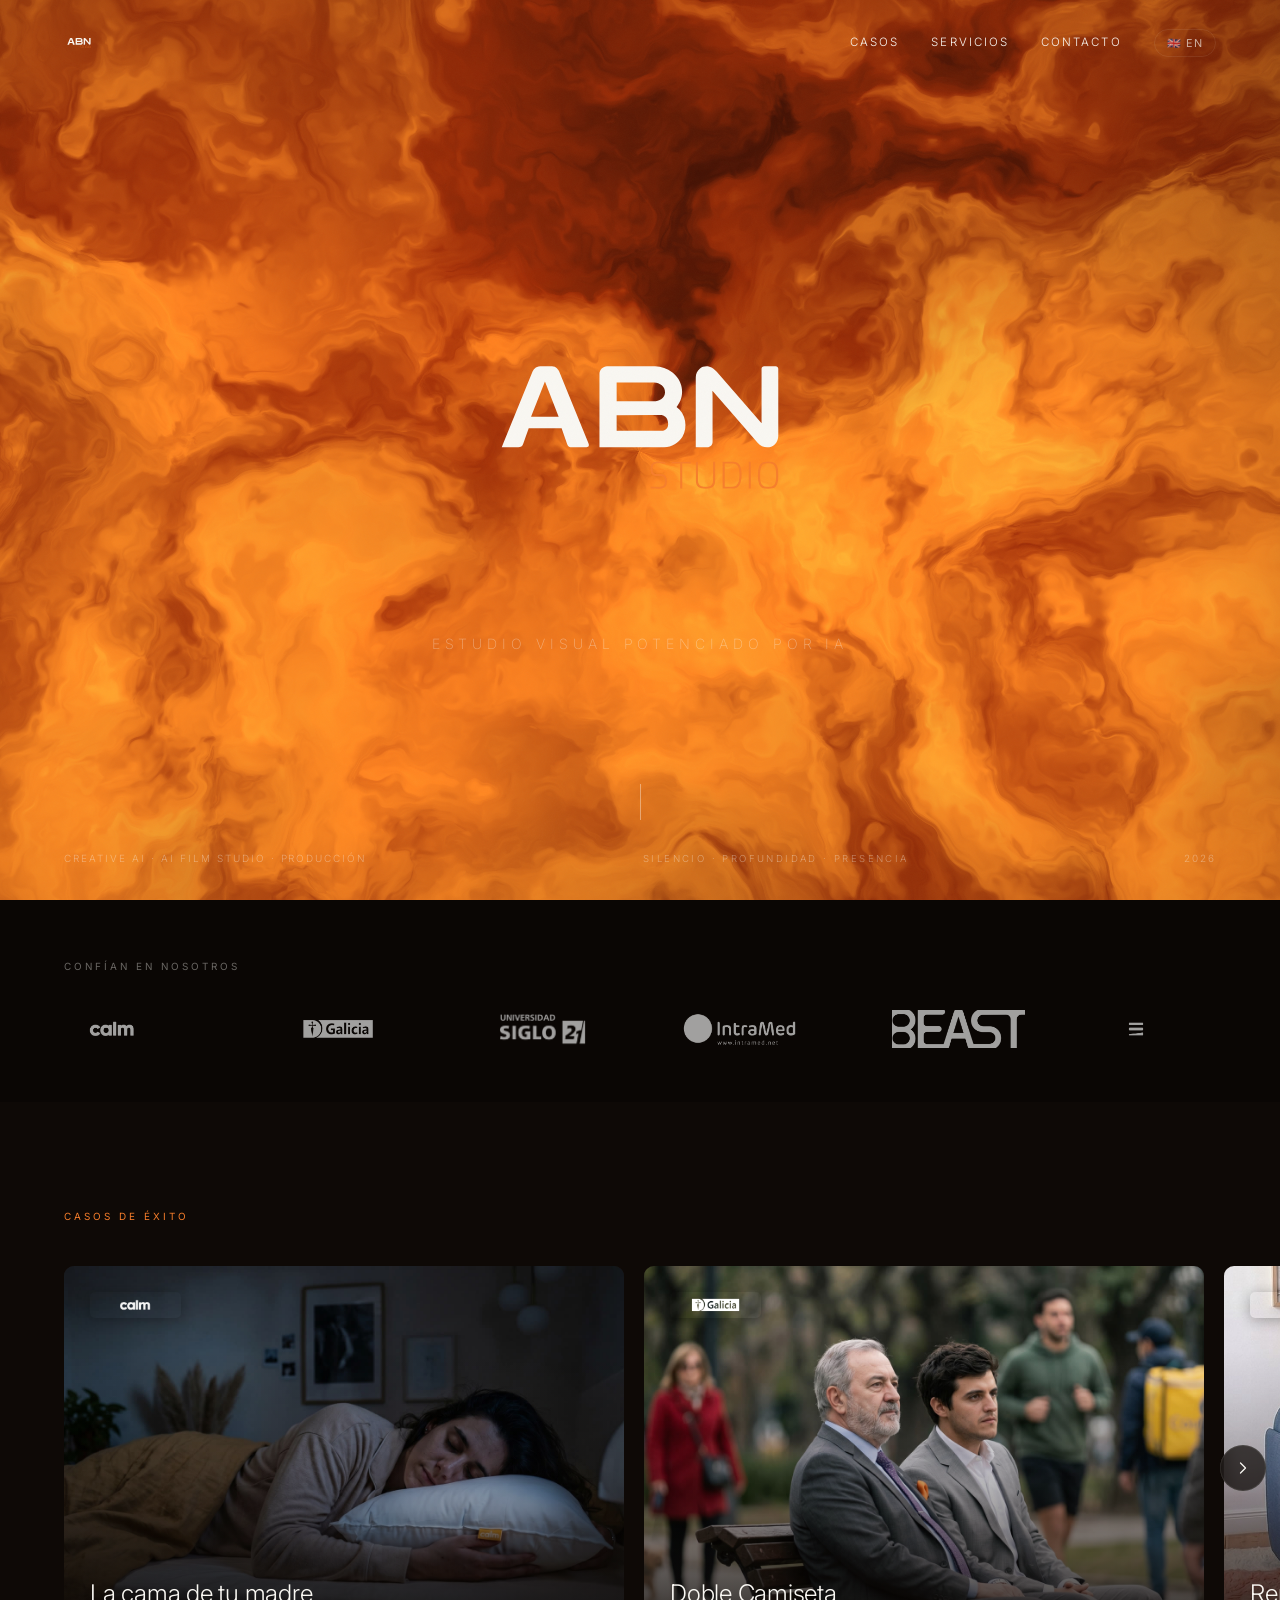
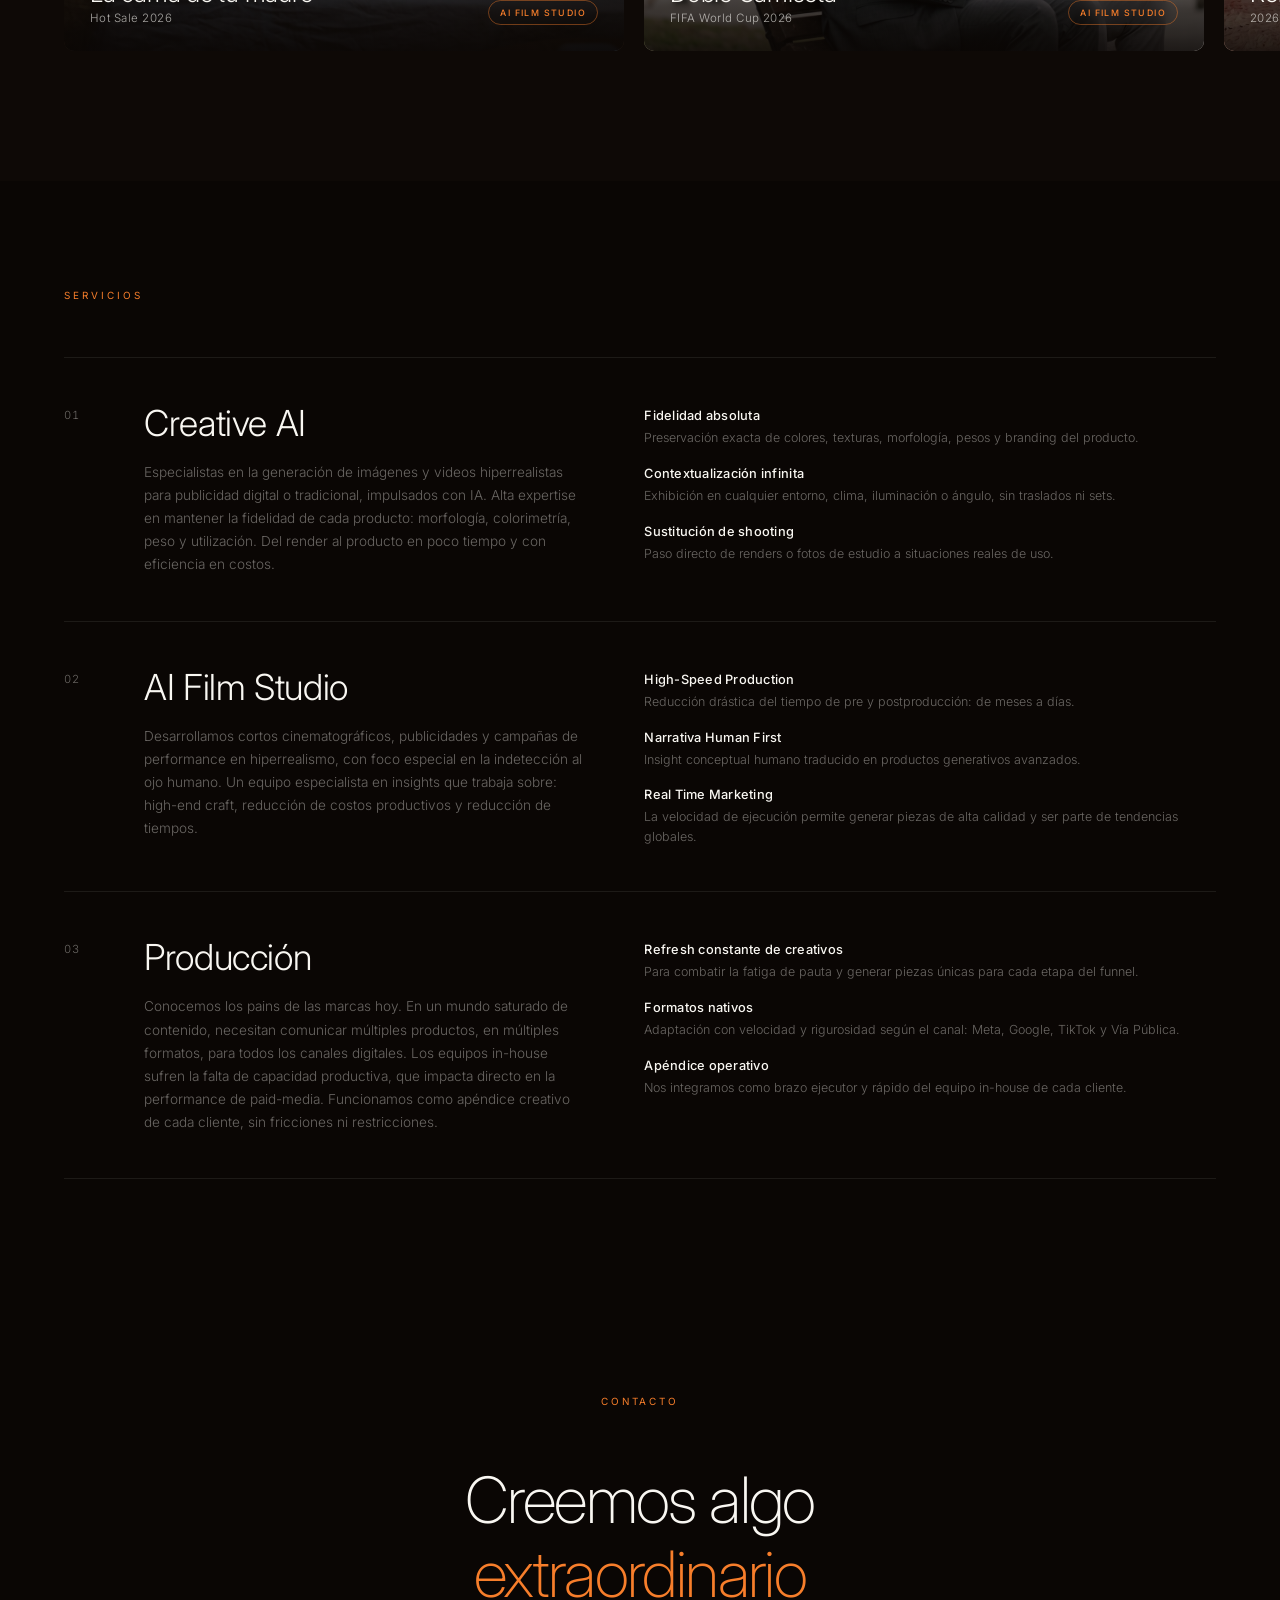
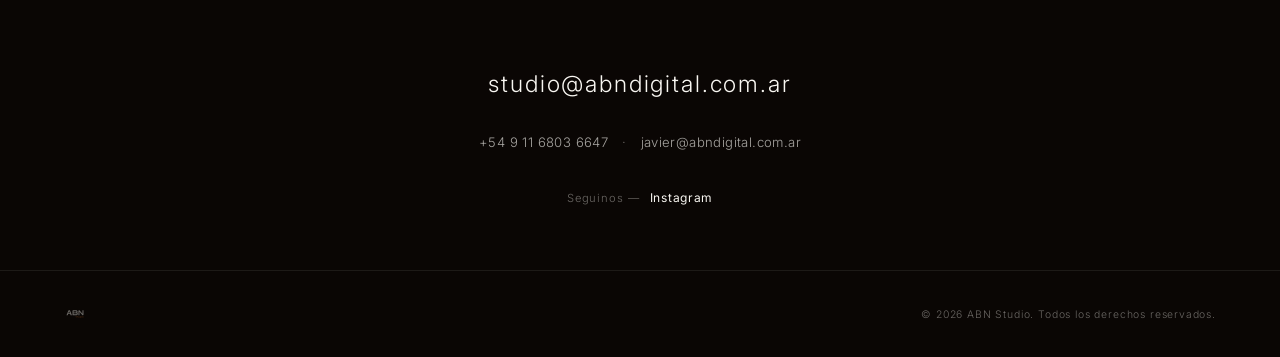
<file: index.html>
<!DOCTYPE html>
<html lang="es">
<head>
  <meta charset="UTF-8">
  <meta name="viewport" content="width=device-width, initial-scale=1.0">

  <!-- SEO -->
  <title>ABN Studio — AI Film Studio · Creative AI · Producción</title>
  <meta name="description" content="ABN Studio crea contenido visual hiperrealista potenciado por inteligencia artificial. AI Film Studio, Creative AI y Producción para marcas que se mueven.">
  <meta name="keywords" content="AI Film Studio, Creative AI, producción audiovisual, contenido IA, hiperrealismo, estudio creativo, ABN Studio">

  <!-- Open Graph -->
  <meta property="og:title" content="ABN Studio — AI Film Studio · Creative AI · Producción">
  <meta property="og:description" content="Contenido visual hiperrealista potenciado por IA.">
  <meta property="og:type" content="website">
  <meta property="og:image" content="assets/galicia-cover.jpg">

  <!-- Favicon -->
  <link rel="icon" type="image/svg+xml" href="logo-dark.svg">

  <!-- Fonts -->
  <link rel="preconnect" href="https://fonts.googleapis.com">
  <link rel="preconnect" href="https://fonts.gstatic.com" crossorigin>
  <link href="https://fonts.googleapis.com/css2?family=Inter:wght@200;300;400;500;600&display=swap" rel="stylesheet">

  <!-- Styles -->
  <link rel="stylesheet" href="style.css">
</head>

<body>

  <!-- ==================== NAVIGATION ==================== -->
  <nav class="nav" id="nav">
    <a href="#hero" class="nav-logo">
      <img src="logo-white.svg" alt="ABN Studio">
    </a>
    <div class="nav-links">
      <a href="#casos" class="nav-link"><span lang="es">Casos</span><span lang="en">Work</span></a>
      <a href="#servicios" class="nav-link"><span lang="es">Servicios</span><span lang="en">Services</span></a>
      <a href="#contacto" class="nav-link"><span lang="es">Contacto</span><span lang="en">Contact</span></a>
      <button class="lang-switch" id="lang-switch" type="button" aria-label="Change language / Cambiar idioma">
        <span class="ls-to-en">🇬🇧 EN</span>
        <span class="ls-to-es">🇦🇷 ES</span>
      </button>
    </div>
  </nav>


  <!-- ==================== HERO ==================== -->
  <section class="hero" id="hero">
    <canvas class="hero-gradient" id="hero-canvas"></canvas>

    <div class="hero-content">
      <img src="logo-white.svg" alt="ABN Studio" class="hero-logo">
      <p class="hero-tagline">
        <span lang="es">Estudio visual potenciado por IA</span>
        <span lang="en">AI-Powered Visual Studio</span>
      </p>
    </div>

    <div class="hero-scroll">
      <div class="hero-scroll-line"></div>
    </div>

    <div class="hero-bottom">
      <span class="hero-bottom-left">Creative AI · AI Film Studio · Producción</span>
      <span class="hero-bottom-center">
        <span lang="es">Silencio · Profundidad · Presencia</span>
        <span lang="en">Silence · Depth · Presence</span>
      </span>
      <span class="hero-bottom-right">2026</span>
    </div>
  </section>


  <!-- ==================== TRUSTED BY (MARQUEE) ==================== -->
  <section class="brands" id="brands">
    <div class="brands-head">
      <span class="brands-label">
        <span lang="es">Confían en nosotros</span>
        <span lang="en">Trusted by</span>
      </span>
    </div>

    <div class="brands-marquee" aria-hidden="false">
      <div class="marquee-track">
        <!-- set A -->
        <span class="brand"><img src="assets/logo-calm.png" alt="Calm" onerror="this.closest('.brand').classList.add('no-logo')"><b class="brand-text">Calm</b></span>
        <span class="brand"><img src="assets/logo-galicia.png" alt="Banco Galicia" onerror="this.closest('.brand').classList.add('no-logo')"><b class="brand-text">Galicia</b></span>
        <span class="brand"><img src="assets/logo-siglo21.png" alt="Siglo 21" onerror="this.closest('.brand').classList.add('no-logo')"><b class="brand-text">Siglo 21</b></span>
        <span class="brand"><img src="assets/logo-intramed.png" alt="IntraMed" onerror="this.closest('.brand').classList.add('no-logo')"><b class="brand-text">IntraMed</b></span>
        <span class="brand"><img src="assets/logo-beast.png" alt="Beast" onerror="this.closest('.brand').classList.add('no-logo')"><b class="brand-text">Beast</b></span>
        <span class="brand"><img src="assets/logo-endurance.png" alt="Endurance" onerror="this.closest('.brand').classList.add('no-logo')"><b class="brand-text">Endurance</b></span>
        <!-- set B (duplicate for seamless loop) -->
        <span class="brand"><img src="assets/logo-calm.png" alt="Calm" onerror="this.closest('.brand').classList.add('no-logo')"><b class="brand-text">Calm</b></span>
        <span class="brand"><img src="assets/logo-galicia.png" alt="Banco Galicia" onerror="this.closest('.brand').classList.add('no-logo')"><b class="brand-text">Galicia</b></span>
        <span class="brand"><img src="assets/logo-siglo21.png" alt="Siglo 21" onerror="this.closest('.brand').classList.add('no-logo')"><b class="brand-text">Siglo 21</b></span>
        <span class="brand"><img src="assets/logo-intramed.png" alt="IntraMed" onerror="this.closest('.brand').classList.add('no-logo')"><b class="brand-text">IntraMed</b></span>
        <span class="brand"><img src="assets/logo-beast.png" alt="Beast" onerror="this.closest('.brand').classList.add('no-logo')"><b class="brand-text">Beast</b></span>
        <span class="brand"><img src="assets/logo-endurance.png" alt="Endurance" onerror="this.closest('.brand').classList.add('no-logo')"><b class="brand-text">Endurance</b></span>
      </div>
    </div>
  </section>


  <!-- ==================== SUCCESS CASES ==================== -->
  <section class="cases" id="casos">
    <div class="container">
      <div class="section-label reveal">
        <span lang="es">Casos de éxito</span><span lang="en">Success stories</span>
      </div>
    </div>

    <div class="cases-scroller reveal">
      <button class="cases-arrow cases-arrow-prev" type="button" aria-label="Anterior">
        <svg viewBox="0 0 24 24" fill="none" stroke="currentColor" stroke-width="1.5" stroke-linecap="round" stroke-linejoin="round" aria-hidden="true"><path d="M15 6l-6 6 6 6"/></svg>
      </button>

      <div class="cases-track" id="cases-track">

        <!-- Case 1: Calm — Hot Sale -->
        <button class="case-card" data-case="calm" type="button" aria-label="Ver caso Calm — La cama de tu madre">
          <div class="case-card-media">
            <img src="assets/calm-cover.jpg" alt="Calm — La cama de tu madre" loading="lazy" onerror="this.style.display='none'">
          </div>
          <div class="case-card-info">
            <div class="case-card-top">
              <img class="case-card-logo" src="assets/logo-calm.png" alt="Calm" loading="lazy" onerror="this.style.display='none'">
            </div>
            <div class="case-card-btm">
              <div class="case-card-titles">
                <span class="case-card-title">La cama de tu madre</span>
                <span class="case-card-sub">Hot Sale 2026</span>
              </div>
              <span class="case-card-solution">AI Film Studio</span>
            </div>
          </div>
        </button>

        <!-- Case 2: Galicia -->
        <button class="case-card" data-case="galicia" type="button" aria-label="Ver caso Banco Galicia — Doble Camiseta">
          <div class="case-card-media">
            <img src="assets/galicia-cover.jpg" alt="Banco Galicia — Doble Camiseta" loading="lazy" onerror="this.style.display='none'">
          </div>
          <div class="case-card-info">
            <div class="case-card-top">
              <img class="case-card-logo" src="assets/logo-galicia.png" alt="Banco Galicia" loading="lazy" onerror="this.style.display='none'">
            </div>
            <div class="case-card-btm">
              <div class="case-card-titles">
                <span class="case-card-title">Doble Camiseta</span>
                <span class="case-card-sub">FIFA World Cup 2026</span>
              </div>
              <span class="case-card-solution">AI Film Studio</span>
            </div>
          </div>
        </button>

        <!-- Case 3: Calm — Catálogo (Creative AI) -->
        <button class="case-card" data-case="catalogo" type="button" aria-label="Ver caso Calm — Renovación Catálogo">
          <div class="case-card-media">
            <img src="assets/catalogo-cover.jpg" alt="Calm — Renovación Catálogo" loading="lazy" onerror="this.style.display='none'">
          </div>
          <div class="case-card-info">
            <div class="case-card-top">
              <img class="case-card-logo" src="assets/logo-calm.png" alt="Calm" loading="lazy" onerror="this.style.display='none'">
            </div>
            <div class="case-card-btm">
              <div class="case-card-titles">
                <span class="case-card-title">Renovación Catálogo</span>
                <span class="case-card-sub">2026</span>
              </div>
              <span class="case-card-solution">Creative AI</span>
            </div>
          </div>
        </button>

        <!-- Case 4: ABN Studio — The Awakening of Yara -->
        <button class="case-card" data-case="yara" type="button" aria-label="Ver caso The Awakening of Yara">
          <div class="case-card-media">
            <img src="assets/yara-cover.jpg" alt="The Awakening of Yara" loading="lazy" onerror="this.style.display='none'">
          </div>
          <div class="case-card-info">
            <div class="case-card-top">
              <img class="case-card-logo case-card-logo-abn" src="logo-white.svg" alt="ABN Studio" loading="lazy">
            </div>
            <div class="case-card-btm">
              <div class="case-card-titles">
                <span class="case-card-title">The Awakening of Yara</span>
                <span class="case-card-sub">2026</span>
              </div>
              <span class="case-card-solution">AI Film Studio</span>
            </div>
          </div>
        </button>

      </div>

      <button class="cases-arrow cases-arrow-next" type="button" aria-label="Siguiente">
        <svg viewBox="0 0 24 24" fill="none" stroke="currentColor" stroke-width="1.5" stroke-linecap="round" stroke-linejoin="round" aria-hidden="true"><path d="M9 6l6 6-6 6"/></svg>
      </button>
    </div>
  </section>


  <!-- ==================== SERVICES ==================== -->
  <section class="services" id="servicios">
    <div class="container">
      <div class="section-label reveal">
        <span lang="es">Servicios</span><span lang="en">Services</span>
      </div>

      <div class="services-grid">

        <!-- 01 — Creative AI -->
        <div class="service-item reveal reveal-d1">
          <span class="service-num">01</span>
          <div class="service-main">
            <h3 class="service-title">Creative AI</h3>
            <p class="service-desc">
              <span lang="es">Especialistas en la generación de imágenes y videos hiperrealistas para publicidad digital o tradicional, impulsados con IA. Alta expertise en mantener la fidelidad de cada producto: morfología, colorimetría, peso y utilización. Del render al producto en poco tiempo y con eficiencia en costos.</span>
              <span lang="en">Specialists in generating hyperrealistic images and video for digital and traditional advertising, AI-driven. Deep expertise keeping every product faithful — morphology, colorimetry, weight and use. From render to product, fast and cost-efficient.</span>
            </p>
          </div>
          <ul class="service-bullets">
            <li><span class="sb-name"><span lang="es">Fidelidad absoluta</span><span lang="en">Absolute fidelity</span></span><span class="sb-text"><span lang="es">Preservación exacta de colores, texturas, morfología, pesos y branding del producto.</span><span lang="en">Exact preservation of color, texture, morphology, weight and product branding.</span></span></li>
            <li><span class="sb-name"><span lang="es">Contextualización infinita</span><span lang="en">Infinite context</span></span><span class="sb-text"><span lang="es">Exhibición en cualquier entorno, clima, iluminación o ángulo, sin traslados ni sets.</span><span lang="en">Show it in any setting, weather, light or angle — no travel, no sets.</span></span></li>
            <li><span class="sb-name"><span lang="es">Sustitución de shooting</span><span lang="en">Shoot replacement</span></span><span class="sb-text"><span lang="es">Paso directo de renders o fotos de estudio a situaciones reales de uso.</span><span lang="en">Go straight from renders or studio shots to real-life use.</span></span></li>
          </ul>
        </div>

        <!-- 02 — AI Film Studio -->
        <div class="service-item reveal reveal-d2">
          <span class="service-num">02</span>
          <div class="service-main">
            <h3 class="service-title">AI Film Studio</h3>
            <p class="service-desc">
              <span lang="es">Desarrollamos cortos cinematográficos, publicidades y campañas de performance en hiperrealismo, con foco especial en la indetección al ojo humano. Un equipo especialista en insights que trabaja sobre: high-end craft, reducción de costos productivos y reducción de tiempos.</span>
              <span lang="en">We build cinematic shorts, ads and performance campaigns in hyperrealism, obsessed with being undetectable to the human eye. An insight-first team focused on high-end craft, lower production cost and faster turnaround.</span>
            </p>
          </div>
          <ul class="service-bullets">
            <li><span class="sb-name">High-Speed Production</span><span class="sb-text"><span lang="es">Reducción drástica del tiempo de pre y postproducción: de meses a días.</span><span lang="en">Drastically shorter pre- and post-production: from months to days.</span></span></li>
            <li><span class="sb-name">Narrativa Human First</span><span class="sb-text"><span lang="es">Insight conceptual humano traducido en productos generativos avanzados.</span><span lang="en">Human conceptual insight translated into advanced generative pieces.</span></span></li>
            <li><span class="sb-name">Real Time Marketing</span><span class="sb-text"><span lang="es">La velocidad de ejecución permite generar piezas de alta calidad y ser parte de tendencias globales.</span><span lang="en">Execution speed lets us deliver high-quality pieces and ride global trends.</span></span></li>
          </ul>
        </div>

        <!-- 03 — Producción -->
        <div class="service-item reveal reveal-d3">
          <span class="service-num">03</span>
          <div class="service-main">
            <h3 class="service-title">Producción</h3>
            <p class="service-desc">
              <span lang="es">Conocemos los pains de las marcas hoy. En un mundo saturado de contenido, necesitan comunicar múltiples productos, en múltiples formatos, para todos los canales digitales. Los equipos in-house sufren la falta de capacidad productiva, que impacta directo en la performance de paid-media. Funcionamos como apéndice creativo de cada cliente, sin fricciones ni restricciones.</span>
              <span lang="en">We know the pains brands face today. In a content-saturated world, they must communicate many products, in many formats, across every digital channel. In-house teams hit production ceilings that hit paid-media performance directly. We plug in as each client's creative appendage — no friction, no limits.</span>
            </p>
          </div>
          <ul class="service-bullets">
            <li><span class="sb-name"><span lang="es">Refresh constante de creativos</span><span lang="en">Constant creative refresh</span></span><span class="sb-text"><span lang="es">Para combatir la fatiga de pauta y generar piezas únicas para cada etapa del funnel.</span><span lang="en">To fight ad fatigue and produce unique pieces for every funnel stage.</span></span></li>
            <li><span class="sb-name"><span lang="es">Formatos nativos</span><span lang="en">Native formats</span></span><span class="sb-text"><span lang="es">Adaptación con velocidad y rigurosidad según el canal: Meta, Google, TikTok y Vía Pública.</span><span lang="en">Fast, rigorous adaptation per channel: Meta, Google, TikTok and OOH.</span></span></li>
            <li><span class="sb-name"><span lang="es">Apéndice operativo</span><span lang="en">Operational appendage</span></span><span class="sb-text"><span lang="es">Nos integramos como brazo ejecutor y rápido del equipo in-house de cada cliente.</span><span lang="en">We integrate as the fast executing arm of each client's in-house team.</span></span></li>
          </ul>
        </div>

      </div>
    </div>
  </section>


  <!-- ==================== CONTACT ==================== -->
  <section class="contact" id="contacto">
    <div class="container">
      <div class="section-label reveal" style="justify-content: center;">
        <span lang="es">Contacto</span><span lang="en">Get in Touch</span>
      </div>

      <h2 class="contact-heading reveal">
        <span lang="es">Creemos algo<br><em>extraordinario</em></span>
        <span lang="en">Let's create something<br><em>extraordinary</em></span>
      </h2>

      <a href="mailto:studio@abndigital.com.ar" class="contact-email reveal reveal-d1" id="contact-email">
        studio@abndigital.com.ar
      </a>

      <div class="contact-extra reveal reveal-d2">
        <a href="tel:+5491168036647">+54 9 11 6803 6647</a>
        <span class="contact-dot">·</span>
        <a href="mailto:javier@abndigital.com.ar">javier@abndigital.com.ar</a>
      </div>

      <div class="contact-social reveal reveal-d3">
        <span><span lang="es">Seguinos —</span><span lang="en">Follow us —</span></span>
        <a href="https://instagram.com/abndigital" target="_blank" rel="noopener noreferrer" id="instagram-link">Instagram</a>
      </div>
    </div>
  </section>


  <!-- ==================== FOOTER ==================== -->
  <footer class="footer">
    <div class="footer-inner">
      <a href="#hero" class="footer-logo">
        <img src="logo-white.svg" alt="ABN Studio">
      </a>
      <span class="footer-copy">© 2026 ABN Studio. <span lang="es">Todos los derechos reservados.</span><span lang="en">All rights reserved.</span></span>
    </div>
  </footer>


  <!-- ==================== CASE STUDIES (MODAL) ==================== -->
  <div class="case-overlay" id="case-overlay" aria-hidden="true">
    <div class="case-backdrop" data-close></div>

    <div class="case-dialog" role="dialog" aria-modal="true" aria-labelledby="case-title-active">
      <button class="case-close" data-close type="button" aria-label="Close case">
        <svg viewBox="0 0 24 24" fill="none" stroke="currentColor" stroke-width="1.5" stroke-linecap="round" aria-hidden="true"><path d="M6 6l12 12M18 6L6 18"/></svg>
      </button>

      <!-- ---------- CALM · Hot Sale ---------- -->
      <article class="case-panel" data-panel="calm" hidden>
        <header class="case-head">
          <img class="case-logo" src="assets/logo-calm.png" alt="Calm">
          <span class="case-eyebrow">AI Film Studio · Hot Sale 2026</span>
          <h2 class="case-title" id="case-title-calm">La cama de tu madre</h2>
          <span class="case-service"><span lang="es">Campaña · Cinco spots</span><span lang="en">Campaign · Five films</span></span>
        </header>

        <div class="case-stage">
          <div class="case-video-wrap">
            <video class="case-video" playsinline muted loop preload="none"
                   poster="assets/calm-todos-poster.jpg"
                   data-default-src="assets/calm-todos.mp4"
                   data-default-poster="assets/calm-todos-poster.jpg">
              <source src="assets/calm-todos.mp4" type="video/mp4">
            </video>
            <button class="case-mute" type="button" aria-label="Unmute video">
              <svg class="icon-muted" viewBox="0 0 24 24" fill="none" stroke="currentColor" stroke-width="1.6" stroke-linecap="round" stroke-linejoin="round" aria-hidden="true"><path d="M11 5 6 9H2v6h4l5 4V5z"/><path d="M22 9l-6 6M16 9l6 6"/></svg>
              <svg class="icon-sound" viewBox="0 0 24 24" fill="none" stroke="currentColor" stroke-width="1.6" stroke-linecap="round" stroke-linejoin="round" aria-hidden="true"><path d="M11 5 6 9H2v6h4l5 4V5z"/><path d="M15.5 8.5a5 5 0 0 1 0 7M18.5 5.5a9 9 0 0 1 0 13"/></svg>
              <span class="case-mute-label">Sound</span>
            </button>
          </div>

          <div class="case-gallery" aria-label="Campaign films">
            <button class="case-thumb is-active" type="button" data-src="assets/calm-todos.mp4" data-poster="assets/calm-todos-poster.jpg">
              <img src="assets/calm-todos-poster.jpg" alt="Calm — ALL" loading="lazy"><span>ALL</span>
            </button>
            <button class="case-thumb" type="button" data-src="assets/calm-autos.mp4" data-poster="assets/calm-autos-poster.jpg">
              <img src="assets/calm-autos-poster.jpg" alt="Calm — Autos" loading="lazy"><span>Autos</span>
            </button>
            <button class="case-thumb" type="button" data-src="assets/calm-manana.mp4" data-poster="assets/calm-manana-poster.jpg">
              <img src="assets/calm-manana-poster.jpg" alt="Calm — Mañana" loading="lazy"><span>Mañana</span>
            </button>
            <button class="case-thumb" type="button" data-src="assets/calm-oficina.mp4" data-poster="assets/calm-oficina-poster.jpg">
              <img src="assets/calm-oficina-poster.jpg" alt="Calm — Oficina" loading="lazy"><span>Oficina</span>
            </button>
            <button class="case-thumb" type="button" data-src="assets/calm-papi-futbol.mp4" data-poster="assets/calm-papi-futbol-poster.jpg">
              <img src="assets/calm-papi-futbol-poster.jpg" alt="Calm — Fútbol" loading="lazy"><span>Fútbol</span>
            </button>
          </div>
        </div>

        <div class="case-body">
          <div class="case-narrative">
            <div class="case-block">
              <span class="case-block-label"><span lang="es">El desafío</span><span lang="en">The challenge</span></span>
              <p lang="es">Hot Sale es la semana más ruidosa del calendario del retail argentino: todas las marcas gritando los mismos descuentos en el mismo feed. Calm necesitaba destacar sin limitarse a gritar un porcentaje más alto, y transformar las ventas en algo que la gente realmente quisiera ver y compartir.</p>
              <p lang="en">Hot Sale is the loudest week of the Argentine retail calendar — every brand screaming the same discounts into the same feed. Calm needed to cut through without simply shouting a bigger percentage off, and turn a sale into something people actually wanted to watch and share.</p>
            </div>
            <div class="case-block">
              <span class="case-block-label"><span lang="es">La idea</span><span lang="en">The idea</span></span>
              <p lang="es">Partimos de una verdad universal: dormir mal te deja de pocas pulgas, en uno de esos días donde cualquier cosa te salta la ficha. Construimos la campaña alrededor de ese segundo previo a perder el control y reemplazamos el insulto argentino por lo único que lo habría evitado: Calm. <em>“Almohada”, “Colchón”, “Espuma”</em> y <em>“Cama”</em> caen exactamente donde iba el insulto clásico. Cuatro spots nativos —furia al volante (<em>Autos</em>), una mañana difícil (<em>Mañana</em>), caos de oficina (<em>Oficina</em>) y el fútbol del martes (<em>Fútbol</em>)— más un reel madre, en el lenguaje visual de los clips que la gente ya captura y reenvía.</p>
              <p lang="en">We started from a universal truth: a bad night's sleep makes you short-tempered — the kind of day where anything sets you off. We built the campaign around the split-second before you lose it, and swapped the Argentine swear word for the one thing that would have prevented it: Calm. <em>“Almohada”, “Colchón”, “Espuma”</em> and <em>“Cama”</em> land exactly where the insult was meant to go. Four native films — road rage (<em>Autos</em>), a rough morning (<em>Mañana</em>), office chaos (<em>Oficina</em>) and Tuesday football (<em>Fútbol</em>) — plus a mother reel, in the visual language of the clips people already screenshot and forward.</p>
            </div>
            <div class="case-block">
              <span class="case-block-label"><span lang="es">El resultado</span><span lang="en">The result</span></span>
              <p lang="es">Producido con un sistema de inteligencia híbrida: el timing cómico y el criterio de casting humano combinados con una ejecución AI-first. Cinco spots entregados sin un solo día de rodaje. Reducción sustancial de costos y tiempos. Listos para el Hot Sale.</p>
              <p lang="en">Produced with a hybrid-intelligence system — human comedic timing and casting judgment paired with AI-first execution. Five films delivered without a single shoot day. Substantially lower cost and time. Ready for Hot Sale.</p>
            </div>
          </div>

          <div class="case-metrics">
            <div class="metric"><span class="metric-num">−75%</span><span class="metric-label"><span lang="es">Costo de producción</span><span lang="en">Production cost</span></span></div>
            <div class="metric"><span class="metric-num">−70%</span><span class="metric-label"><span lang="es">Tiempo de producción</span><span lang="en">Production time</span></span></div>
            <div class="metric"><span class="metric-num">5</span><span class="metric-label"><span lang="es">Spots en 6 días hábiles</span><span lang="en">Films in 6 business days</span></span></div>
            <div class="metric"><span class="metric-num">0</span><span class="metric-label"><span lang="es">Días de rodaje</span><span lang="en">Shoot days</span></span></div>
          </div>

          <div class="case-tools">
            <span class="case-block-label">Tools</span>
            <div class="case-tool-list">
              <span>Higgsfield</span><span>Nano Banana</span><span>Veo 3</span><span>Kling Motion</span><span>Seedance</span><span>Suno</span><span>Claude</span>
            </div>
          </div>
        </div>
      </article>

      <!-- ---------- GALICIA ---------- -->
      <article class="case-panel" data-panel="galicia" hidden>
        <header class="case-head">
          <img class="case-logo" src="assets/logo-galicia.png" alt="Banco Galicia">
          <span class="case-eyebrow">AI Film Studio · FIFA World Cup 2026</span>
          <h2 class="case-title" id="case-title-galicia">Doble Camiseta</h2>
          <span class="case-service"><span lang="es">Campaña · Marketing de guerrilla</span><span lang="en">Campaign · Guerrilla marketing</span></span>
        </header>

        <div class="case-stage">
          <div class="case-video-wrap">
            <video class="case-video" playsinline muted loop preload="none"
                   poster="assets/galicia-cover.jpg"
                   data-default-src="assets/galicia.mp4"
                   data-default-poster="assets/galicia-cover.jpg">
              <source src="assets/galicia.mp4" type="video/mp4">
            </video>
            <button class="case-mute" type="button" aria-label="Unmute video">
              <svg class="icon-muted" viewBox="0 0 24 24" fill="none" stroke="currentColor" stroke-width="1.6" stroke-linecap="round" stroke-linejoin="round" aria-hidden="true"><path d="M11 5 6 9H2v6h4l5 4V5z"/><path d="M22 9l-6 6M16 9l6 6"/></svg>
              <svg class="icon-sound" viewBox="0 0 24 24" fill="none" stroke="currentColor" stroke-width="1.6" stroke-linecap="round" stroke-linejoin="round" aria-hidden="true"><path d="M11 5 6 9H2v6h4l5 4V5z"/><path d="M15.5 8.5a5 5 0 0 1 0 7M18.5 5.5a9 9 0 0 1 0 13"/></svg>
              <span class="case-mute-label">Sound</span>
            </button>
          </div>
        </div>

        <div class="case-body">
          <div class="case-narrative">
            <div class="case-block">
              <span class="case-block-label"><span lang="es">El desafío</span><span lang="en">The challenge</span></span>
              <p lang="es">Junio de 2026: arranca la Copa Mundial de la FIFA en Estados Unidos, el evento más visto del planeta y, para una nación futbolera como la Argentina, muchísimo más que un torneo. Galicia quería adueñarse de la conversación cultural en su momento de mayor saturación, rodeado de competidores y mediante marketing de guerrilla: sin sponsorear a la AFA ni a la Selección, sin promos ni descuentos del Mundial y sin sortear viajes a EE. UU. Y tenía que ser concebido, desarrollado y ejecutado en menos de 14 días.</p>
              <p lang="en">June 2026: the FIFA World Cup kicks off in the United States — the most-watched event on earth, and for a football nation like Argentina, far more than a tournament. Galicia wanted to own the cultural conversation at its most saturated moment, surrounded by competitors, through guerrilla marketing — without sponsoring AFA or the national team, without World Cup promos or discounts, and without raffling trips to the US. And it had to be conceived, developed and executed in under 14 days.</p>
            </div>
            <div class="case-block">
              <span class="case-block-label"><span lang="es">La idea</span><span lang="en">The idea</span></span>
              <p lang="es">En el punto máximo del orgullo nacional, nos apoyamos en una verdad absoluta: Galicia es el único banco verdaderamente argentino, el único que opera exclusivamente dentro del país. A partir de ahí construimos <em>“Doble Camiseta”</em>: una forma bien argentina de desenmascarar a los bancos que tienen un plan B, posicionando a Galicia como el único que solo celebra cuando gana la Argentina. Para llevarlo a cabo, recreamos plano por plano una escena icónica de la película clásica <em>“Nueve Reinas”</em>, reescribiendo el guión en función del concepto.</p>
              <p lang="en">At a moment of peak national pride, we leaned on one absolute truth: Galicia is the only truly Argentine bank — the only one that operates exclusively inside the country. From there we built <em>“Doble Camiseta”</em>: a distinctly Argentine way of unmasking the banks that keep a plan B, positioning Galicia as the one that only celebrates when Argentina wins. To pull it off, we recreated an iconic scene from the classic film <em>“Nueve Reinas”</em> shot-for-shot, rewriting the script around the concept.</p>
            </div>
            <div class="case-block">
              <span class="case-block-label"><span lang="es">El resultado</span><span lang="en">The result</span></span>
              <p lang="es">Con el insight, el guion y el concepto validados, el spot se produjo mediante un sistema de inteligencia híbrida —criterio humano combinado con una ejecución AI-first— diseñado para lograr un hiperrealismo total, con una voz en off humana sosteniendo el peso emocional.</p>
              <p lang="en">With insight, script and concept validated, the film was produced with a hybrid-intelligence system — human judgment paired with AI-first execution — crafted for total hyperrealism, with a human voice-over carrying the emotional weight.</p>
            </div>
          </div>

          <div class="case-metrics">
            <div class="metric"><span class="metric-num">−80%</span><span class="metric-label"><span lang="es">Costo de producción</span><span lang="en">Production cost</span></span></div>
            <div class="metric"><span class="metric-num">−75%</span><span class="metric-label"><span lang="es">Tiempo de producción</span><span lang="en">Production time</span></span></div>
            <div class="metric"><span class="metric-num">5</span><span class="metric-label"><span lang="es">Días hábiles a entrega</span><span lang="en">Business days to delivery</span></span></div>
            <div class="metric"><span class="metric-num">&lt;14</span><span class="metric-label"><span lang="es">Días de idea a lanzamiento</span><span lang="en">Days concept to launch</span></span></div>
          </div>

          <div class="case-tools">
            <span class="case-block-label">Tools</span>
            <div class="case-tool-list">
              <span>Higgsfield</span><span>Nano Banana</span><span>Veo 3</span><span>Omni</span><span>Claude</span><span>Seedance</span><span>Kling Motion</span><span>Suno</span>
            </div>
          </div>
        </div>
      </article>

      <!-- ---------- CALM · Renovación Catálogo (Creative AI) ---------- -->
      <article class="case-panel" data-panel="catalogo" hidden>
        <header class="case-head">
          <img class="case-logo" src="assets/logo-calm.png" alt="Calm">
          <span class="case-eyebrow">Creative AI · 2026</span>
          <h2 class="case-title" id="case-title-catalogo">Renovación Catálogo</h2>
          <span class="case-service"><span lang="es">Producción visual · E-commerce</span><span lang="en">Visual production · E-commerce</span></span>
        </header>

        <div class="case-stage">
          <div class="case-collage" aria-label="Renovación de catálogo">
            <img class="ch-hero" src="assets/catalogo-1.jpg" alt="Catálogo Calm — lifestyle" loading="lazy">
            <img src="assets/catalogo-2.jpg" alt="Catálogo Calm — sofá modular" loading="lazy">
            <img src="assets/catalogo-3.jpg" alt="Catálogo Calm — sectional" loading="lazy">
            <img src="assets/catalogo-4.jpg" alt="Catálogo Calm — sofá bicolor" loading="lazy">
            <img src="assets/catalogo-5.jpg" alt="Catálogo Calm — sofá azul" loading="lazy">
            <img src="assets/catalogo-6.jpg" alt="Catálogo Calm — colchón" loading="lazy">
            <img src="assets/catalogo-7.jpg" alt="Catálogo Calm — dormitorio" loading="lazy">
          </div>
        </div>

        <div class="case-body">
          <div class="case-narrative">
            <div class="case-block">
              <span class="case-block-label"><span lang="es">El desafío</span><span lang="en">The challenge</span></span>
              <p lang="es">Calm, la marca líder en descanso y bienestar en Argentina, necesitaba renovar su catálogo online. El objetivo era claro: incrementar la conversión mostrando sus productos en sets y espacios reales (lifestyle) para ayudar al consumidor a visualizar su compra. Pero frente al volumen del portafolio y la enorme variación de telas, colores y texturas, una mega-producción fotográfica tradicional resultaba financieramente inviable y operativamente casi imposible.</p>
              <p lang="en">Calm, Argentina's leading rest & wellness brand, needed to refresh its online catalog. The goal was clear: lift conversion by showing products in real lifestyle sets so shoppers could picture the purchase. But given the portfolio size and the huge variation in fabrics, colors and textures, a traditional mega photo shoot was financially unviable and operationally near-impossible.</p>
            </div>
            <div class="case-block">
              <span class="case-block-label"><span lang="es">La idea</span><span lang="en">The idea</span></span>
              <p lang="es">La solución no era simplemente generar imágenes con IA, sino construir un sistema de producción visual de alta fidelidad. En una categoría donde la percepción del material define la compra, el rigor era innegociable: precisión absoluta en morfologías, colores, terminaciones, caídas de tela y texturas de cada producto. Diseñamos un flujo impulsado por IA Generativa que ubicó cada variante del catálogo en entornos hiperrealistas y aspiracionales, sin sacrificar un milímetro de fidelidad técnica respecto al producto físico.</p>
              <p lang="en">The answer wasn't just to generate AI images, but to build a high-fidelity visual production system. In a category where material perception drives the purchase, rigor was non-negotiable: absolute precision in morphology, color, finishes, fabric drape and texture for every product. We designed a Generative-AI workflow that placed each catalog variant in hyperrealistic, aspirational settings — without sacrificing a millimeter of technical fidelity to the physical product.</p>
            </div>
            <div class="case-block">
              <span class="case-block-label"><span lang="es">El resultado</span><span lang="en">The result</span></span>
              <p lang="es">Escala, velocidad y performance. Entregamos más de 200 piezas visuales únicas de calidad fotorrealista en menos de 7 días de producción. El sistema eliminó la fricción logística, redujo drásticamente los costos de producción tradicionales y aceleró el time-to-market, logrando el objetivo principal: una mejora directa en las métricas de conversión y experiencia de compra del e-commerce.</p>
              <p lang="en">Scale, speed and performance. We delivered 200+ unique photorealistic visual pieces in under 7 production days. The system removed logistical friction, slashed traditional production costs and accelerated time-to-market — hitting the main goal: a direct lift in e-commerce conversion and shopping experience.</p>
            </div>
          </div>

          <div class="case-metrics">
            <div class="metric"><span class="metric-num">200+</span><span class="metric-label"><span lang="es">Piezas fotorrealistas</span><span lang="en">Photorealistic pieces</span></span></div>
            <div class="metric"><span class="metric-num">&lt;7</span><span class="metric-label"><span lang="es">Días de producción</span><span lang="en">Production days</span></span></div>
            <div class="metric"><span class="metric-num">100%</span><span class="metric-label"><span lang="es">Fidelidad de producto</span><span lang="en">Product fidelity</span></span></div>
            <div class="metric"><span class="metric-num">0</span><span class="metric-label"><span lang="es">Sets físicos</span><span lang="en">Physical sets</span></span></div>
          </div>
        </div>
      </article>

      <!-- ---------- ABN STUDIO · The Awakening of Yara ---------- -->
      <article class="case-panel" data-panel="yara" hidden>
        <header class="case-head">
          <img class="case-logo case-logo-abn" src="logo-white.svg" alt="ABN Studio">
          <span class="case-eyebrow">AI Film Studio · 2026</span>
          <h2 class="case-title" id="case-title-yara">The Awakening of Yara</h2>
          <span class="case-service"><span lang="es">Cortometraje · Statement piece</span><span lang="en">Short film · Statement piece</span></span>
        </header>

        <div class="case-stage">
          <div class="case-video-wrap">
            <video class="case-video" playsinline muted loop preload="none"
                   poster="assets/yara-cover.jpg"
                   data-default-src="assets/yara.mp4"
                   data-default-poster="assets/yara-cover.jpg">
              <source src="assets/yara.mp4" type="video/mp4">
            </video>
            <button class="case-mute" type="button" aria-label="Unmute video">
              <svg class="icon-muted" viewBox="0 0 24 24" fill="none" stroke="currentColor" stroke-width="1.6" stroke-linecap="round" stroke-linejoin="round" aria-hidden="true"><path d="M11 5 6 9H2v6h4l5 4V5z"/><path d="M22 9l-6 6M16 9l6 6"/></svg>
              <svg class="icon-sound" viewBox="0 0 24 24" fill="none" stroke="currentColor" stroke-width="1.6" stroke-linecap="round" stroke-linejoin="round" aria-hidden="true"><path d="M11 5 6 9H2v6h4l5 4V5z"/><path d="M15.5 8.5a5 5 0 0 1 0 7M18.5 5.5a9 9 0 0 1 0 13"/></svg>
              <span class="case-mute-label">Sound</span>
            </button>
          </div>
        </div>

        <div class="case-body">
          <div class="case-narrative">
            <div class="case-block">
              <span class="case-block-label"><span lang="es">El desafío</span><span lang="en">The challenge</span></span>
              <p lang="es">Para el lanzamiento oficial de ABN Studio no queríamos presentar un manifiesto teórico ni un reel tradicional. En una industria donde la IA audiovisual aún despierta escepticismo —asociada a contenidos plásticos, imprecisos o con el delatador "look IA"—, el objetivo era sentar un precedente: una pieza de prueba de concepto que demostrara que nuestro flujo AI-first puede alcanzar el nivel de craft más exigente del cine y la publicidad de lujo, logrando que la tecnología fuera absolutamente indetectable al ojo y al oído humano.</p>
              <p lang="en">For ABN Studio's official launch we didn't want a theoretical manifesto or a traditional reel. In an industry where AI film still draws skepticism — associated with plastic, imprecise content and the tell-tale "AI look" — the goal was to set a precedent: a proof-of-concept piece showing our AI-first workflow can reach the most demanding craft of cinema and luxury advertising, making the technology utterly undetectable to the human eye and ear.</p>
            </div>
            <div class="case-block">
              <span class="case-block-label"><span lang="es">La idea</span><span lang="en">The idea</span></span>
              <p lang="es">Concebimos <em>“The Awakening of Yara”</em>: un cortometraje de ciencia ficción hiperrealista diseñado intencionalmente como un test de estrés narrativo, visual y sonoro. En lugar de eludir los mayores desafíos de la IA, decidimos abordarlos de frente: interpretación actoral de alta carga emotiva, físicas de luz complejas, texturas orgánicas y un diseño de audio envolvente de calidad cinematográfica. No tratamos a la IA como un generador de imágenes, sino como un set de rodaje virtual operado con el rigor técnico, la dirección de arte y la sensibilidad narrativa de una producción tradicional.</p>
              <p lang="en">We conceived <em>“The Awakening of Yara”</em>: a hyperrealistic sci-fi short intentionally designed as a narrative, visual and sonic stress test. Instead of dodging AI's hardest challenges, we took them head-on: high-emotion acting, complex light physics, organic textures and immersive cinematic sound design. We treated AI not as an image generator but as a virtual film set — run with the technical rigor, art direction and narrative sensibility of a traditional production.</p>
            </div>
            <div class="case-block">
              <span class="case-block-label"><span lang="es">El resultado</span><span lang="en">The result</span></span>
              <p lang="es">La prueba definitiva de la visión de ABN Studio. <em>“The Awakening of Yara”</em> se consolidó como una pieza high-end donde la frontera entre la captura sintética y la filmación real desaparece por completo. Logramos un estándar cinematográfico indiscutible en tiempo récord, sin un solo set físico, cámara ni equipo de rodaje tradicional, demostrando que la máxima sofisticación estética y sonora no está peleada con la velocidad y la eficiencia.</p>
              <p lang="en">The definitive proof of ABN Studio's vision. <em>“The Awakening of Yara”</em> stands as a high-end piece where the line between synthetic capture and real filming disappears entirely. We hit an undeniable cinematic standard in record time — without a single physical set, camera or traditional crew — proving that peak aesthetic and sonic sophistication isn't at odds with speed and efficiency.</p>
            </div>
          </div>

          <div class="case-metrics">
            <div class="metric"><span class="metric-num">0</span><span class="metric-label"><span lang="es">Sets físicos</span><span lang="en">Physical sets</span></span></div>
            <div class="metric"><span class="metric-num">0</span><span class="metric-label"><span lang="es">Cámaras / rodaje</span><span lang="en">Cameras / shoot</span></span></div>
            <div class="metric"><span class="metric-num">100%</span><span class="metric-label"><span lang="es">Hiperrealismo</span><span lang="en">Hyperrealism</span></span></div>
            <div class="metric"><span class="metric-num">AI-first</span><span class="metric-label"><span lang="es">Set de rodaje virtual</span><span lang="en">Virtual film set</span></span></div>
          </div>
        </div>
      </article>

    </div>
  </div>


  <!-- Scripts -->
  <script src="i18n.js"></script>
  <script src="script.js"></script>

</body>
</html>
</file>
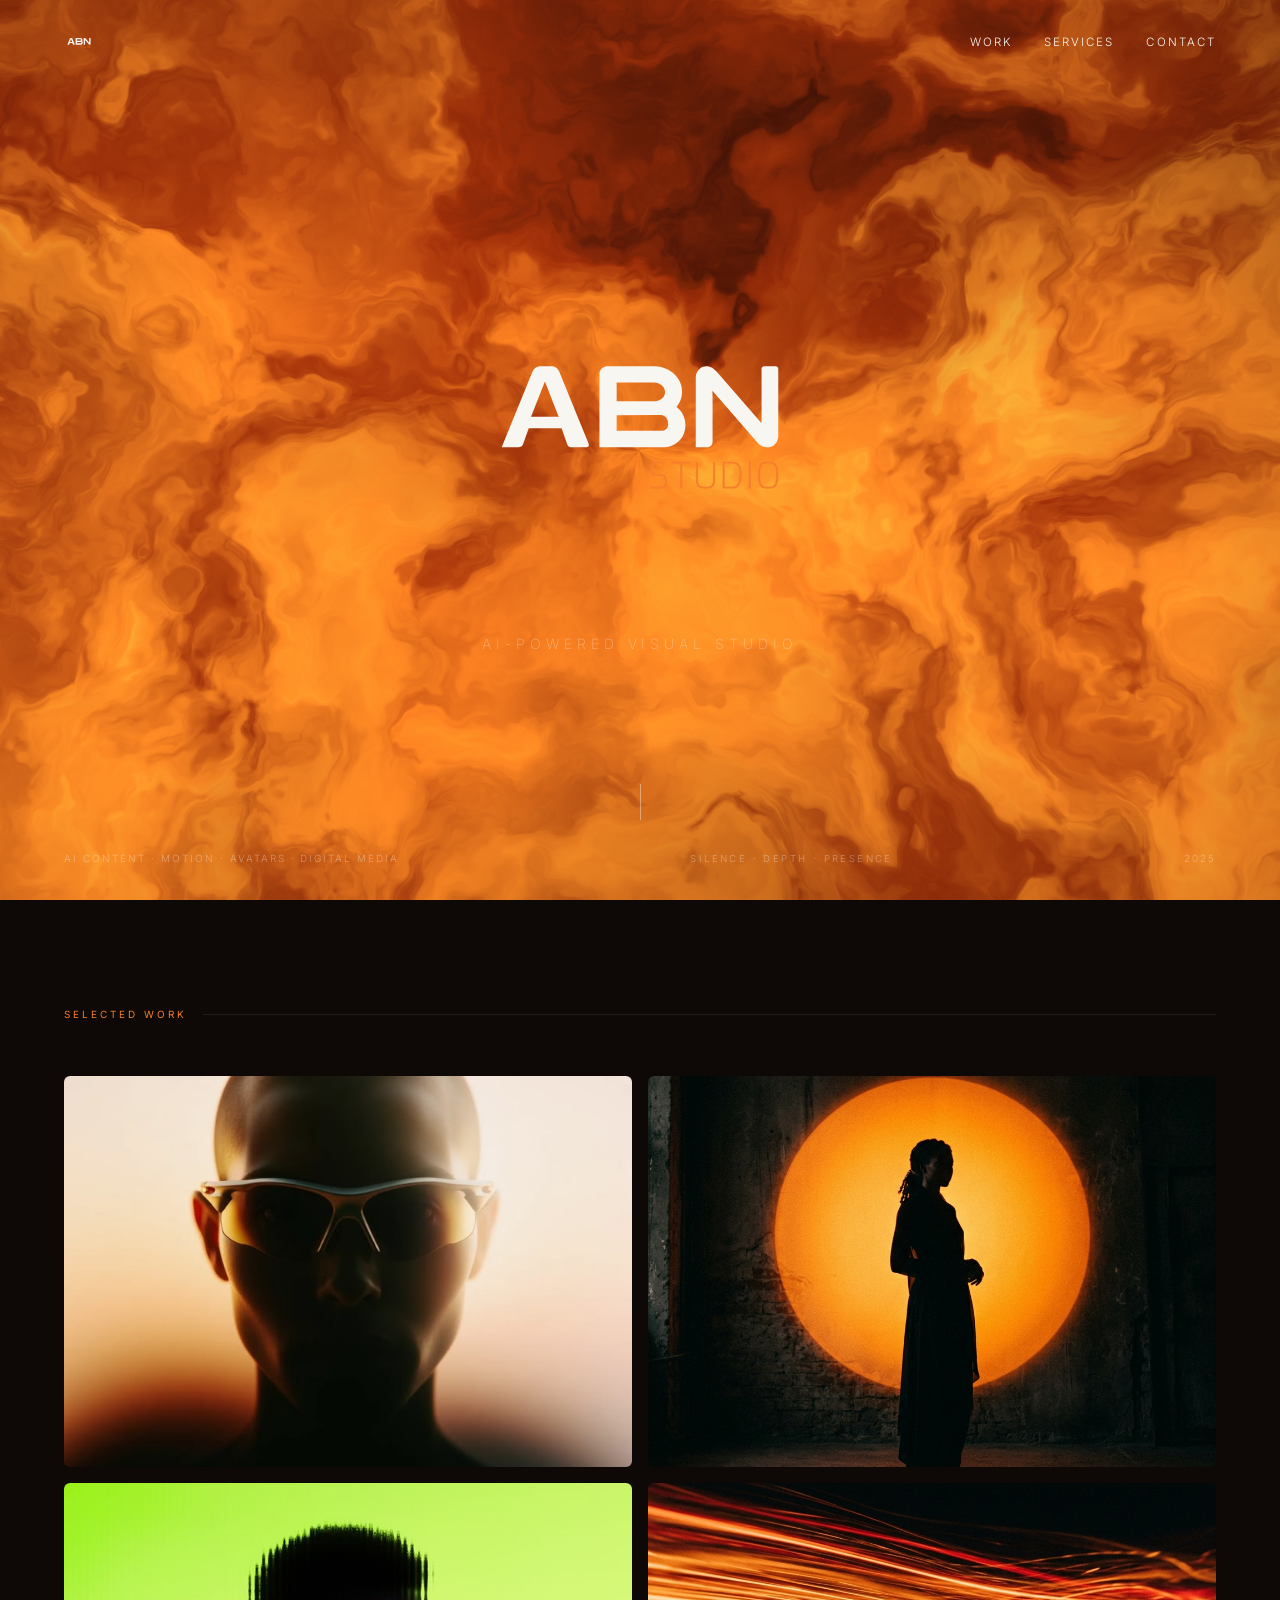
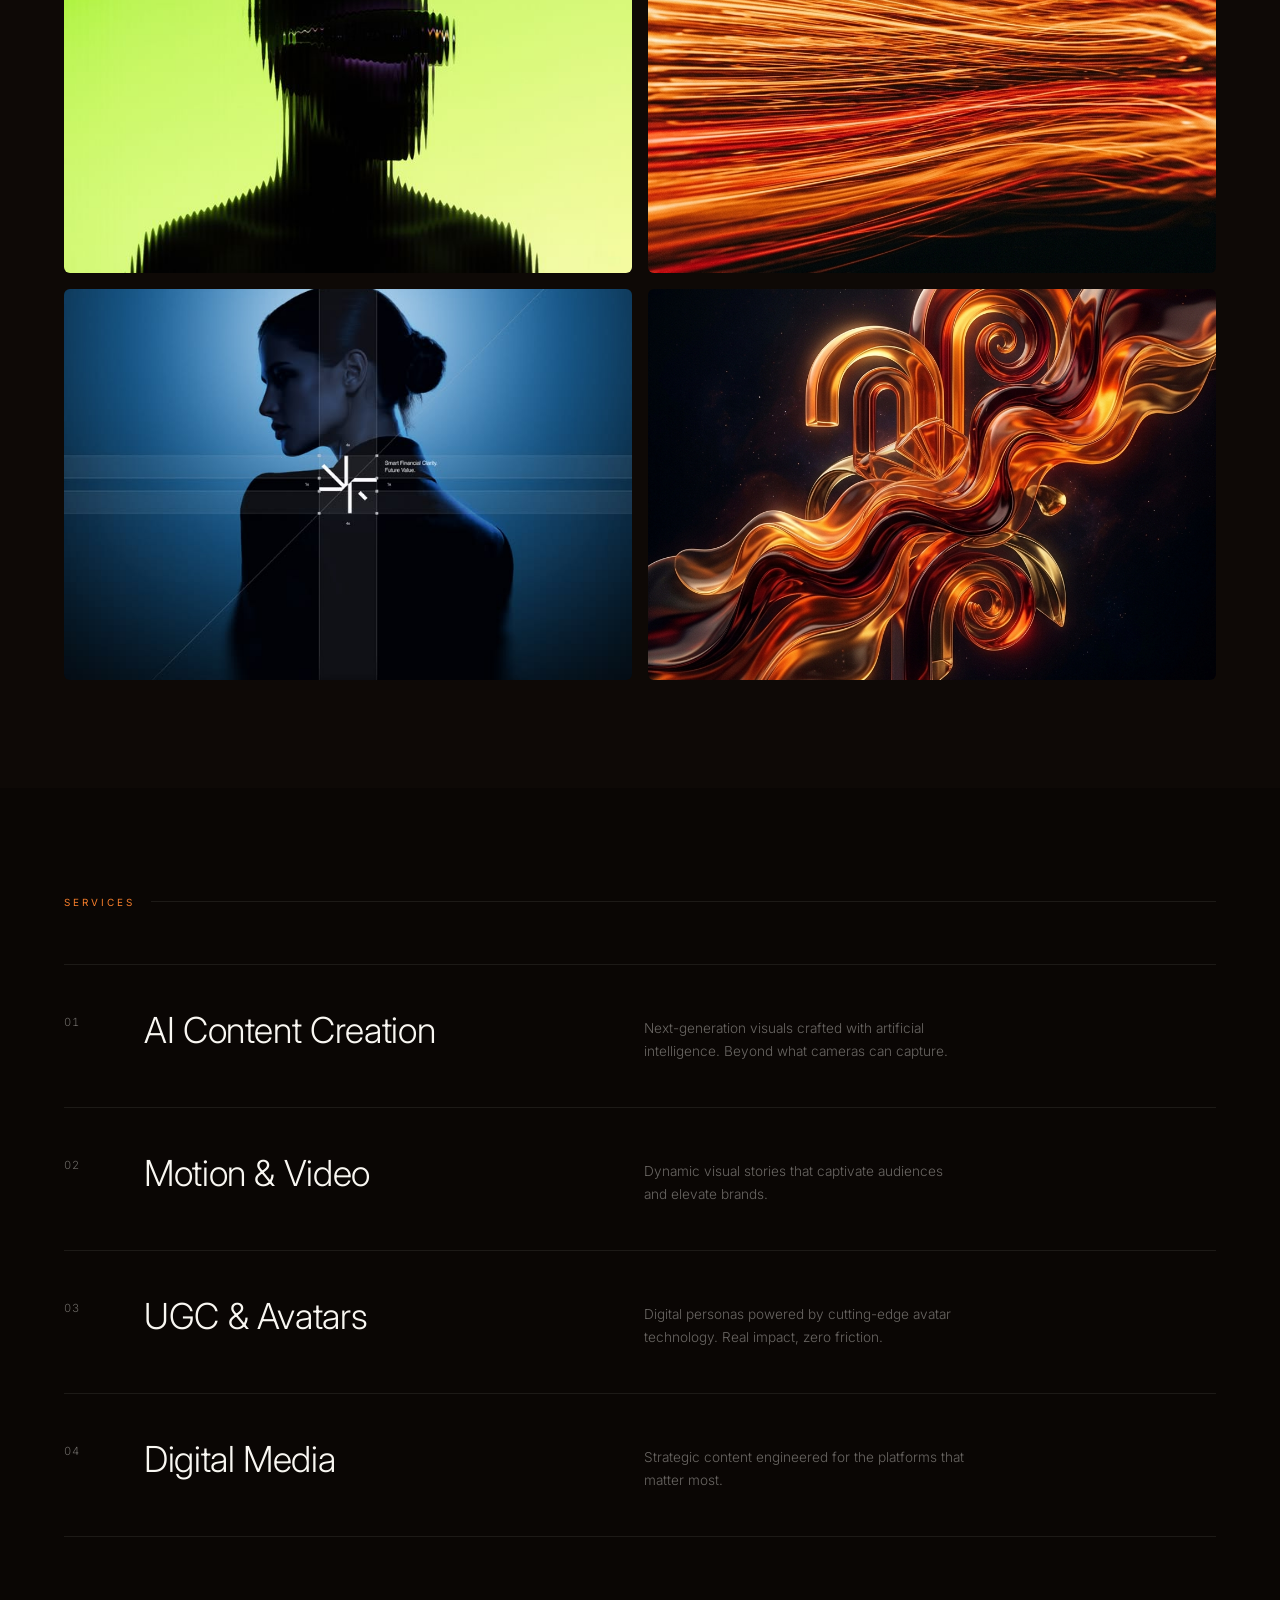
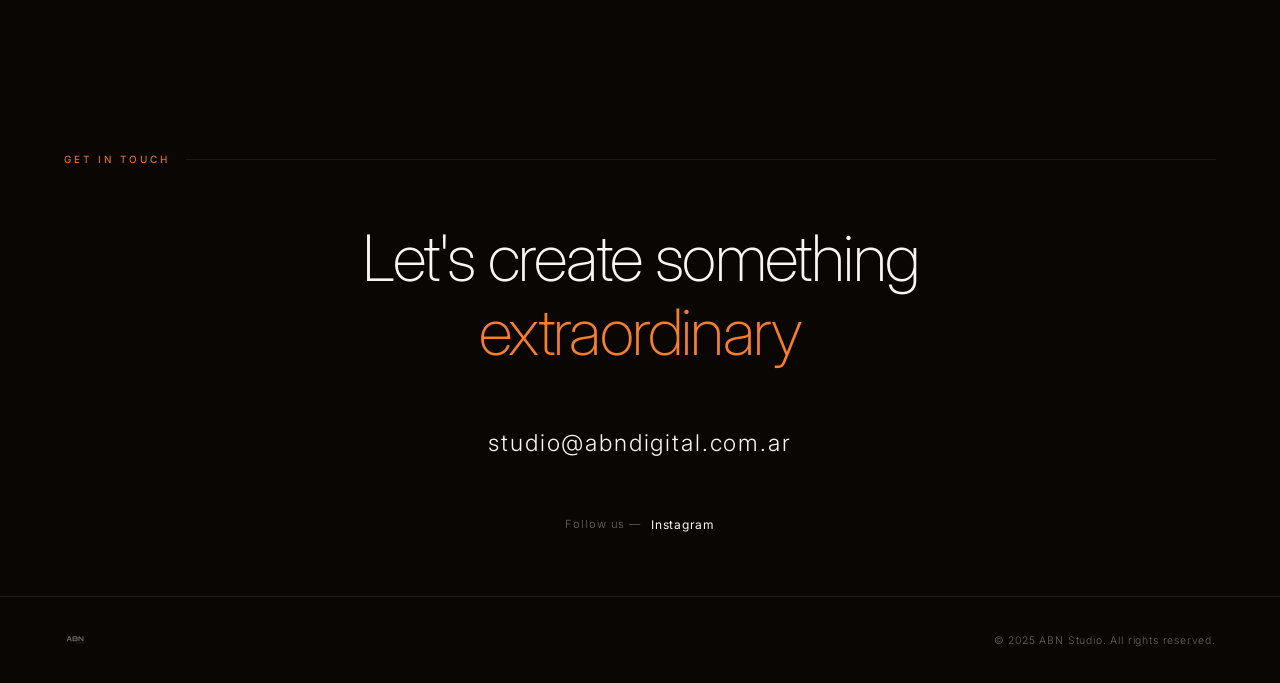
<file: v2/index.html>
<!DOCTYPE html>
<html lang="en">
<head>
  <meta charset="UTF-8">
  <meta name="viewport" content="width=device-width, initial-scale=1.0">

  <!-- SEO -->
  <title>ABN Studio — AI-Powered Visual Studio</title>
  <meta name="description" content="ABN Studio crafts next-generation visual content powered by artificial intelligence. Motion, video, UGC avatars, and digital media for brands that move.">
  <meta name="keywords" content="AI content creation, motion design, video production, UGC avatars, digital media, creative studio, Higgsfield">

  <!-- Open Graph -->
  <meta property="og:title" content="ABN Studio — AI-Powered Visual Studio">
  <meta property="og:description" content="Next-generation visual content powered by AI.">
  <meta property="og:type" content="website">
  <meta property="og:image" content="assets/portfolio-1.png">

  <!-- Favicon -->
  <link rel="icon" type="image/svg+xml" href="logo-dark.svg">

  <!-- Fonts -->
  <link rel="preconnect" href="https://fonts.googleapis.com">
  <link rel="preconnect" href="https://fonts.gstatic.com" crossorigin>
  <link href="https://fonts.googleapis.com/css2?family=Inter:wght@200;300;400;500;600&display=swap" rel="stylesheet">

  <!-- Styles -->
  <link rel="stylesheet" href="style.css">
</head>

<body>

  <!-- ==================== NAVIGATION ==================== -->
  <nav class="nav" id="nav">
    <a href="#hero" class="nav-logo">
      <img src="logo-white.svg" alt="ABN Studio">
    </a>
    <div class="nav-links">
      <a href="#work" class="nav-link">Work</a>
      <a href="#services" class="nav-link">Services</a>
      <a href="#contact" class="nav-link">Contact</a>
    </div>
  </nav>


  <!-- ==================== HERO ==================== -->
  <section class="hero" id="hero">
    <canvas class="hero-gradient" id="hero-canvas"></canvas>

    <div class="hero-content">
      <img src="logo-white.svg" alt="ABN Studio" class="hero-logo">
      <p class="hero-tagline">AI-Powered Visual Studio</p>
    </div>

    <div class="hero-scroll">
      <div class="hero-scroll-line"></div>
    </div>

    <div class="hero-bottom">
      <span class="hero-bottom-left">AI Content · Motion · Avatars · Digital Media</span>
      <span class="hero-bottom-center">Silence · Depth · Presence</span>
      <span class="hero-bottom-right">2025</span>
    </div>
  </section>


  <!-- ==================== SELECTED WORK ==================== -->
  <section class="work" id="work">
    <div class="container">
      <div class="section-label reveal">Selected Work</div>

      <div class="work-grid">

        <!-- Card 1: Avatar KREA (user photo) -->
        <div class="work-card reveal reveal-d1">
          <div class="work-card-bg">
            <img src="assets/work-avatar-krea.png" alt="AI Avatar — KREA Design" loading="lazy">
          </div>
          <div class="work-card-overlay">
            <h4 class="work-card-name">AI Avatar</h4>
            <span class="work-card-cat">UGC & Avatars</span>
          </div>
        </div>

        <!-- Card 2: Silhouette glow (generated) -->
        <div class="work-card reveal reveal-d2">
          <div class="work-card-bg">
            <img src="assets/portfolio-3.png" alt="Eclipse — AI Visual" loading="lazy">
          </div>
          <div class="work-card-overlay">
            <h4 class="work-card-name">Eclipse</h4>
            <span class="work-card-cat">AI Content</span>
          </div>
        </div>

        <!-- Card 3: Glitch Green (user photo) -->
        <div class="work-card reveal reveal-d1">
          <div class="work-card-bg">
            <img src="assets/work-glitch-green.png" alt="Frequency — Glitch Art" loading="lazy">
          </div>
          <div class="work-card-overlay">
            <h4 class="work-card-name">Frequency</h4>
            <span class="work-card-cat">Digital Media</span>
          </div>
        </div>

        <!-- Card 4: Motion trails (generated) -->
        <div class="work-card reveal reveal-d2">
          <div class="work-card-bg">
            <img src="assets/portfolio-2.png" alt="Flux — Motion Design" loading="lazy">
          </div>
          <div class="work-card-overlay">
            <h4 class="work-card-name">Flux</h4>
            <span class="work-card-cat">Motion & Video</span>
          </div>
        </div>

        <!-- Card 5: Blue profile (user photo) -->
        <div class="work-card reveal reveal-d1">
          <div class="work-card-bg">
            <img src="assets/work-blue-profile.png" alt="Clarity — Brand Visual" loading="lazy">
          </div>
          <div class="work-card-overlay">
            <h4 class="work-card-name">Clarity</h4>
            <span class="work-card-cat">AI Content</span>
          </div>
        </div>

        <!-- Card 6: Abstract 3D (generated) -->
        <div class="work-card reveal reveal-d2">
          <div class="work-card-bg">
            <img src="assets/portfolio-4.png" alt="Molten — 3D Visual" loading="lazy">
          </div>
          <div class="work-card-overlay">
            <h4 class="work-card-name">Molten</h4>
            <span class="work-card-cat">AI Content</span>
          </div>
        </div>

      </div>
    </div>
  </section>


  <!-- ==================== SERVICES ==================== -->
  <section class="services" id="services">
    <div class="container">
      <div class="section-label reveal">Services</div>

      <div class="services-grid">

        <div class="service-item reveal reveal-d1">
          <span class="service-num">01</span>
          <h3 class="service-title">AI Content Creation</h3>
          <p class="service-desc">Next-generation visuals crafted with artificial intelligence. Beyond what cameras can capture.</p>
        </div>

        <div class="service-item reveal reveal-d2">
          <span class="service-num">02</span>
          <h3 class="service-title">Motion & Video</h3>
          <p class="service-desc">Dynamic visual stories that captivate audiences and elevate brands.</p>
        </div>

        <div class="service-item reveal reveal-d3">
          <span class="service-num">03</span>
          <h3 class="service-title">UGC & Avatars</h3>
          <p class="service-desc">Digital personas powered by cutting-edge avatar technology. Real impact, zero friction.</p>
        </div>

        <div class="service-item reveal reveal-d4">
          <span class="service-num">04</span>
          <h3 class="service-title">Digital Media</h3>
          <p class="service-desc">Strategic content engineered for the platforms that matter most.</p>
        </div>

      </div>
    </div>
  </section>


  <!-- ==================== CONTACT ==================== -->
  <section class="contact" id="contact">
    <div class="container">
      <div class="section-label reveal" style="justify-content: center;">Get in Touch</div>

      <h2 class="contact-heading reveal">
        Let's create something<br><em>extraordinary</em>
      </h2>

      <a href="mailto:studio@abndigital.com.ar" class="contact-email reveal reveal-d1" id="contact-email">
        studio@abndigital.com.ar
      </a>

      <div class="contact-social reveal reveal-d2">
        <span>Follow us —</span>
        <a href="https://instagram.com/abndigital" target="_blank" rel="noopener noreferrer" id="instagram-link">Instagram</a>
      </div>
    </div>
  </section>


  <!-- ==================== FOOTER ==================== -->
  <footer class="footer">
    <div class="footer-inner">
      <a href="#hero" class="footer-logo">
        <img src="logo-white.svg" alt="ABN Studio">
      </a>
      <span class="footer-copy">© 2025 ABN Studio. All rights reserved.</span>
    </div>
  </footer>


  <!-- Scripts -->
  <script src="script.js"></script>

</body>
</html>
</file>
<file: style.css>
/* ============================================
   ABN STUDIO — LANDING PAGE
   ============================================ */

/* RESET & CUSTOM PROPERTIES */
*,
*::before,
*::after {
  margin: 0;
  padding: 0;
  box-sizing: border-box;
}

:root {
  /* Brand */
  --orange: #f77e2b;
  --orange-light: #ff9a4d;
  --orange-glow: rgba(247, 126, 43, 0.12);
  --orange-deep: #c44a10;
  --crimson: #8b2500;

  /* Neutrals */
  --dark: #0a0604;
  --dark-warm: #0e0906;
  --surface: #1a1410;
  --surface-light: #231c16;
  --ash: #f9f7f2;
  --ash-mid: rgba(249, 247, 242, 0.65);
  --ash-dim: rgba(249, 247, 242, 0.4);
  --ash-faint: rgba(249, 247, 242, 0.08);

  /* Typography */
  --font: 'Inter', -apple-system, BlinkMacSystemFont, sans-serif;

  /* Layout */
  --section-pad: clamp(80px, 12vh, 160px);
  --gutter: clamp(24px, 5vw, 80px);

  /* Motion */
  --ease-out: cubic-bezier(0.16, 1, 0.3, 1);
  --ease-in-out: cubic-bezier(0.76, 0, 0.24, 1);
}

html {
  scroll-behavior: smooth;
  font-size: 16px;
}

body {
  font-family: var(--font);
  background: var(--dark);
  color: var(--ash);
  overflow-x: hidden;
  -webkit-font-smoothing: antialiased;
  -moz-osx-font-smoothing: grayscale;
}

::selection {
  background: var(--orange);
  color: var(--dark);
}

a {
  color: inherit;
  text-decoration: none;
}

img {
  display: block;
  max-width: 100%;
}

/* Scrollbar */
::-webkit-scrollbar { width: 3px; }
::-webkit-scrollbar-track { background: var(--dark); }
::-webkit-scrollbar-thumb { background: var(--orange-deep); border-radius: 2px; }

/* ============================================
   GRAIN OVERLAY
   ============================================ */
body::after {
  content: '';
  position: fixed;
  inset: 0;
  pointer-events: none;
  z-index: 9999;
  opacity: 0.028;
  background-image: url("data:image/svg+xml,%3Csvg viewBox='0 0 512 512' xmlns='http://www.w3.org/2000/svg'%3E%3Cfilter id='n'%3E%3CfeTurbulence type='fractalNoise' baseFrequency='.85' numOctaves='4' stitchTiles='stitch'/%3E%3C/filter%3E%3Crect width='100%25' height='100%25' filter='url(%23n)'/%3E%3C/svg%3E");
  background-repeat: repeat;
  background-size: 256px;
}

/* ============================================
   REVEAL ANIMATIONS
   ============================================ */
.reveal {
  opacity: 0;
  transform: translateY(30px);
  transition: opacity 0.9s var(--ease-out), transform 0.9s var(--ease-out);
}

.reveal.visible {
  opacity: 1;
  transform: translateY(0);
}

.reveal-d1 { transition-delay: 0.1s; }
.reveal-d2 { transition-delay: 0.2s; }
.reveal-d3 { transition-delay: 0.3s; }
.reveal-d4 { transition-delay: 0.4s; }
.reveal-d5 { transition-delay: 0.5s; }

/* ============================================
   KEYFRAMES
   ============================================ */
@keyframes fadeInUp {
  from { opacity: 0; transform: translateY(24px); }
  to   { opacity: 1; transform: translateY(0); }
}

@keyframes fadeIn {
  from { opacity: 0; }
  to   { opacity: 1; }
}

@keyframes heroGradient {
  0%, 100% {
    background-position: 25% 25%, 45% 30%, 65% 55%, 80% 75%, 35% 85%, 0% 0%;
  }
  20% {
    background-position: 35% 15%, 55% 40%, 75% 45%, 70% 85%, 25% 75%, 0% 0%;
  }
  40% {
    background-position: 20% 35%, 40% 25%, 60% 65%, 85% 70%, 45% 90%, 0% 0%;
  }
  60% {
    background-position: 30% 20%, 50% 50%, 70% 50%, 75% 80%, 30% 80%, 0% 0%;
  }
  80% {
    background-position: 40% 30%, 60% 35%, 55% 60%, 80% 65%, 40% 85%, 0% 0%;
  }
}

@keyframes heroPulse {
  0%, 100% { opacity: 0.6; transform: scale(1); }
  50% { opacity: 1; transform: scale(1.08); }
}

@keyframes scrollLine {
  0%   { transform: scaleY(0); transform-origin: top; }
  50%  { transform: scaleY(1); transform-origin: top; }
  51%  { transform-origin: bottom; }
  100% { transform: scaleY(0); transform-origin: bottom; }
}

/* ============================================
   LAYOUT
   ============================================ */
.container {
  width: 100%;
  max-width: 1400px;
  margin: 0 auto;
  padding: 0 var(--gutter);
}

/* ============================================
   NAVIGATION
   ============================================ */
.nav {
  position: fixed;
  top: 0;
  left: 0;
  width: 100%;
  z-index: 100;
  padding: 28px var(--gutter);
  display: flex;
  justify-content: space-between;
  align-items: center;
  transition: background 0.5s ease, backdrop-filter 0.5s ease, padding 0.5s ease;
}

.nav.scrolled {
  background: rgba(10, 6, 4, 0.85);
  backdrop-filter: blur(24px);
  -webkit-backdrop-filter: blur(24px);
  padding-top: 16px;
  padding-bottom: 16px;
}

.nav-logo img {
  height: 30px;
  width: auto;
}

.nav-links {
  display: flex;
  gap: 32px;
  align-items: center;
}

.nav-link {
  font-size: 0.72rem;
  font-weight: 300;
  letter-spacing: 0.18em;
  text-transform: uppercase;
  position: relative;
  padding-bottom: 2px;
  transition: color 0.3s ease;
}

.nav-link::after {
  content: '';
  position: absolute;
  bottom: 0;
  left: 0;
  width: 0;
  height: 1px;
  background: var(--orange);
  transition: width 0.5s var(--ease-out);
}

.nav-link:hover { color: var(--orange); }
.nav-link:hover::after { width: 100%; }

/* ============================================
   HERO
   ============================================ */
.hero {
  position: relative;
  min-height: 100vh;
  min-height: 100dvh;
  display: flex;
  flex-direction: column;
  justify-content: center;
  align-items: center;
  overflow: hidden;
}

.hero-gradient {
  position: absolute;
  inset: 0;
  width: 100%;
  height: 100%;
  display: block;
}

.hero-content {
  position: relative;
  z-index: 2;
  text-align: center;
  display: flex;
  flex-direction: column;
  align-items: center;
  gap: 28px;
}

.hero-logo {
  width: clamp(200px, 28vw, 360px);
  height: auto;
  opacity: 0;
  animation: fadeInUp 1.4s var(--ease-out) 0.4s forwards;
  filter: drop-shadow(0 0 60px rgba(247, 126, 43, 0.15));
}

.hero-tagline {
  font-size: clamp(0.78rem, 1.1vw, 1rem);
  font-weight: 200;
  letter-spacing: 0.35em;
  text-transform: uppercase;
  color: var(--ash-dim);
  opacity: 0;
  animation: fadeInUp 1.4s var(--ease-out) 0.7s forwards;
}

/* Bottom bar */
.hero-bottom {
  position: absolute;
  bottom: 36px;
  left: var(--gutter);
  right: var(--gutter);
  display: flex;
  justify-content: space-between;
  align-items: flex-end;
  z-index: 2;
  opacity: 0;
  animation: fadeIn 1.4s var(--ease-out) 1.2s forwards;
}

.hero-bottom-left,
.hero-bottom-right {
  font-size: 0.62rem;
  font-weight: 300;
  letter-spacing: 0.2em;
  text-transform: uppercase;
  color: var(--ash-dim);
}

.hero-bottom-center {
  font-size: 0.6rem;
  font-weight: 300;
  letter-spacing: 0.25em;
  text-transform: uppercase;
  color: var(--ash-dim);
}

/* Scroll indicator */
.hero-scroll {
  position: absolute;
  bottom: 80px;
  left: 50%;
  transform: translateX(-50%);
  z-index: 2;
  opacity: 0;
  animation: fadeIn 1.2s var(--ease-out) 1.8s forwards;
}

.hero-scroll-line {
  width: 1px;
  height: 36px;
  background: var(--ash-dim);
  animation: scrollLine 2.4s ease-in-out infinite;
}

/* ============================================
   SECTION COMMON
   ============================================ */
.section-label {
  font-size: 0.62rem;
  font-weight: 400;
  letter-spacing: 0.3em;
  text-transform: uppercase;
  color: var(--orange);
  margin-bottom: 56px;
  display: flex;
  align-items: center;
  gap: 16px;
}

.section-label::after {
  display: none;
}

/* ============================================
   SERVICES
   ============================================ */
.services {
  background: var(--dark);
  padding: var(--section-pad) 0;
}

.services-grid {
  display: grid;
  grid-template-columns: 1fr;
}

.service-item {
  padding: 44px 0;
  border-top: 1px solid var(--ash-faint);
  display: grid;
  grid-template-columns: 56px 1fr 1.2fr;
  gap: 24px;
  align-items: start;
  cursor: default;
  transition: background 0.5s ease, padding-left 0.5s var(--ease-out);
}

.service-item:last-child {
  border-bottom: 1px solid var(--ash-faint);
}

.service-item:hover {
  background: var(--orange-glow);
  padding-left: 20px;
}

.service-num {
  font-size: 0.7rem;
  font-weight: 300;
  color: var(--ash-dim);
  letter-spacing: 0.08em;
  padding-top: 6px;
  font-variant-numeric: tabular-nums;
}

.service-title {
  font-size: clamp(1.4rem, 2.8vw, 2.4rem);
  font-weight: 300;
  letter-spacing: -0.01em;
  line-height: 1.2;
  transition: color 0.35s ease;
}

.service-item:hover .service-title {
  color: var(--orange);
}

.service-desc {
  font-size: 0.85rem;
  font-weight: 300;
  color: var(--ash-dim);
  line-height: 1.7;
  max-width: 320px;
  padding-top: 8px;
}

/* ============================================
   WORK / PORTFOLIO
   ============================================ */
.work {
  background: var(--dark-warm);
  padding: var(--section-pad) 0;
}

.work-grid {
  display: grid;
  grid-template-columns: repeat(2, 1fr);
  gap: 16px;
}

.work-card {
  position: relative;
  overflow: hidden;
  border-radius: 6px;
  aspect-ratio: 16 / 11;
  cursor: pointer;
}

.work-card-bg {
  position: absolute;
  inset: 0;
  transition: transform 0.9s var(--ease-out);
}

.work-card-bg img {
  width: 100%;
  height: 100%;
  object-fit: cover;
}

.work-card:hover .work-card-bg {
  transform: scale(1.06);
}

.work-card-overlay {
  position: absolute;
  inset: 0;
  background: linear-gradient(to top, rgba(10, 6, 4, 0.85) 0%, transparent 55%);
  display: flex;
  flex-direction: column;
  justify-content: flex-end;
  padding: 28px;
  opacity: 0;
  transition: opacity 0.5s ease;
}

.work-card:hover .work-card-overlay {
  opacity: 1;
}

.work-card-name {
  font-size: 1rem;
  font-weight: 400;
  letter-spacing: 0.04em;
  margin-bottom: 6px;
}

.work-card-cat {
  font-size: 0.62rem;
  font-weight: 300;
  letter-spacing: 0.2em;
  text-transform: uppercase;
  color: var(--orange);
}

/* ============================================
   FEATURED CASES
   ============================================ */
.work-featured {
  display: grid;
  grid-template-columns: repeat(2, 1fr);
  gap: 20px;
  margin-bottom: 72px;
}

.case-card {
  position: relative;
  display: block;
  width: 100%;
  padding: 0;
  border: none;
  border-radius: 10px;
  overflow: hidden;
  background: var(--surface);
  aspect-ratio: 16 / 10;
  cursor: pointer;
  font-family: inherit;
  color: var(--ash);
  text-align: left;
  -webkit-tap-highlight-color: transparent;
}

.case-card-media {
  position: absolute;
  inset: 0;
  transition: transform 1s var(--ease-out);
}

.case-card-media img {
  width: 100%;
  height: 100%;
  object-fit: cover;
}

.case-card:hover .case-card-media,
.case-card:focus-visible .case-card-media {
  transform: scale(1.05);
}

.case-card-info {
  position: absolute;
  inset: 0;
  z-index: 2;
  display: flex;
  flex-direction: column;
  justify-content: space-between;
  padding: 26px;
  background: linear-gradient(to top, rgba(10, 6, 4, 0.9) 0%, rgba(10, 6, 4, 0.2) 48%, transparent 78%);
}

.case-card-row {
  display: flex;
  justify-content: space-between;
  align-items: center;
}

.case-card-tag {
  font-size: 0.6rem;
  font-weight: 400;
  letter-spacing: 0.22em;
  text-transform: uppercase;
  color: var(--ash-mid);
  padding: 6px 12px;
  border: 1px solid var(--ash-faint);
  border-radius: 999px;
  backdrop-filter: blur(6px);
  -webkit-backdrop-filter: blur(6px);
}

.case-card-logo {
  height: 28px;
  width: auto;
  border-radius: 5px;
  box-shadow: 0 2px 14px rgba(0, 0, 0, 0.3);
}

.case-card-view {
  display: inline-flex;
  align-items: center;
  gap: 8px;
  font-size: 0.62rem;
  font-weight: 400;
  letter-spacing: 0.2em;
  text-transform: uppercase;
  color: var(--orange);
  opacity: 0;
  transform: translateX(-6px);
  transition: opacity 0.5s var(--ease-out), transform 0.5s var(--ease-out);
}

.case-card-view svg {
  width: 15px;
  height: 15px;
}

.case-card:hover .case-card-view,
.case-card:focus-visible .case-card-view {
  opacity: 1;
  transform: translateX(0);
}

.case-card-name {
  font-size: clamp(1.5rem, 2.6vw, 2.1rem);
  font-weight: 300;
  letter-spacing: -0.01em;
  line-height: 1.1;
  margin-bottom: 8px;
}

.case-card-sub {
  font-size: 0.8rem;
  font-weight: 300;
  letter-spacing: 0.02em;
  color: var(--ash-mid);
}

.case-card:focus-visible {
  outline: 2px solid var(--orange);
  outline-offset: 3px;
}

/* More work divider */
.work-more-label {
  font-size: 0.62rem;
  font-weight: 400;
  letter-spacing: 0.3em;
  text-transform: uppercase;
  color: var(--ash-dim);
  margin-bottom: 28px;
  display: flex;
  align-items: center;
  gap: 16px;
}

.work-more-label::after {
  content: '';
  flex: 1;
  height: 1px;
  background: var(--ash-faint);
}

/* ============================================
   CASE STUDY MODAL
   ============================================ */
body.case-open {
  overflow: hidden;
}

.case-overlay {
  position: fixed;
  inset: 0;
  z-index: 1000;
  display: flex;
  align-items: flex-start;
  justify-content: center;
  padding: clamp(16px, 4vw, 48px);
  overflow-y: auto;
  overscroll-behavior: contain;
  opacity: 0;
  visibility: hidden;
  transition: opacity 0.4s ease, visibility 0.4s ease;
}

.case-overlay.open {
  opacity: 1;
  visibility: visible;
}

.case-backdrop {
  position: fixed;
  inset: 0;
  background: rgba(4, 2, 1, 0.82);
  backdrop-filter: blur(14px);
  -webkit-backdrop-filter: blur(14px);
}

.case-dialog {
  position: relative;
  z-index: 2;
  width: 100%;
  max-width: 1040px;
  margin: auto;
  background: var(--dark-warm);
  border: 1px solid var(--ash-faint);
  border-radius: 14px;
  padding: clamp(28px, 4vw, 56px);
  opacity: 0;
  transform: translateY(24px) scale(0.985);
  transition: transform 0.5s var(--ease-out), opacity 0.5s var(--ease-out);
}

.case-overlay.open .case-dialog {
  opacity: 1;
  transform: translateY(0) scale(1);
}

.case-close {
  position: fixed;
  top: clamp(14px, 3vw, 28px);
  right: clamp(14px, 3vw, 28px);
  z-index: 1010;
  width: 44px;
  height: 44px;
  display: flex;
  align-items: center;
  justify-content: center;
  border: 1px solid var(--ash-faint);
  border-radius: 50%;
  background: rgba(10, 6, 4, 0.6);
  backdrop-filter: blur(8px);
  -webkit-backdrop-filter: blur(8px);
  color: var(--ash-mid);
  cursor: pointer;
  transition: color 0.3s ease, border-color 0.3s ease, background 0.3s ease;
}

.case-close svg {
  width: 18px;
  height: 18px;
}

.case-close:hover {
  color: var(--orange);
  border-color: var(--orange);
}

/* Head */
.case-head {
  margin-bottom: 30px;
  padding-right: 40px;
}

.case-logo {
  height: 34px;
  width: auto;
  margin-bottom: 18px;
  border-radius: 6px;
  display: block;
}

.case-eyebrow {
  display: block;
  font-size: 0.62rem;
  font-weight: 400;
  letter-spacing: 0.24em;
  text-transform: uppercase;
  color: var(--orange);
  margin-bottom: 14px;
}

.case-title {
  font-size: clamp(2rem, 5vw, 3.4rem);
  font-weight: 200;
  letter-spacing: -0.02em;
  line-height: 1.05;
  margin-bottom: 10px;
}

.case-service {
  font-size: 0.8rem;
  font-weight: 300;
  letter-spacing: 0.04em;
  color: var(--ash-mid);
}

/* Stage / video */
.case-stage {
  margin-bottom: 40px;
}

.case-video-wrap {
  position: relative;
  border-radius: 10px;
  overflow: hidden;
  background: #000;
  aspect-ratio: 16 / 9;
}

.case-video {
  width: 100%;
  height: 100%;
  object-fit: cover;
  display: block;
}

.case-mute {
  position: absolute;
  bottom: 16px;
  right: 16px;
  display: inline-flex;
  align-items: center;
  gap: 8px;
  padding: 9px 14px;
  border: 1px solid rgba(249, 247, 242, 0.2);
  border-radius: 999px;
  background: rgba(10, 6, 4, 0.55);
  backdrop-filter: blur(8px);
  -webkit-backdrop-filter: blur(8px);
  color: var(--ash);
  font-family: inherit;
  font-size: 0.62rem;
  font-weight: 400;
  letter-spacing: 0.16em;
  text-transform: uppercase;
  cursor: pointer;
  transition: background 0.3s ease, border-color 0.3s ease, color 0.3s ease;
}

.case-mute svg {
  width: 16px;
  height: 16px;
}

.case-mute:hover {
  border-color: var(--orange);
  color: var(--orange);
}

.icon-sound { display: none; }
.case-mute.is-unmuted .icon-muted { display: none; }
.case-mute.is-unmuted .icon-sound { display: inline; }

/* Gallery */
.case-gallery {
  display: grid;
  grid-template-columns: repeat(5, 1fr);
  gap: 10px;
  margin-top: 12px;
}

.case-thumb {
  position: relative;
  padding: 0;
  border: 1px solid var(--ash-faint);
  border-radius: 7px;
  overflow: hidden;
  background: var(--surface);
  aspect-ratio: 16 / 9;
  cursor: pointer;
  font-family: inherit;
}

.case-thumb img {
  width: 100%;
  height: 100%;
  object-fit: cover;
  opacity: 0.5;
  transition: opacity 0.3s ease, transform 0.6s var(--ease-out);
}

.case-thumb span {
  position: absolute;
  left: 0;
  right: 0;
  bottom: 0;
  padding: 14px 8px 7px;
  font-size: 0.54rem;
  font-weight: 500;
  letter-spacing: 0.12em;
  text-transform: uppercase;
  color: var(--ash);
  text-align: left;
  background: linear-gradient(to top, rgba(10, 6, 4, 0.92), transparent);
}

.case-thumb:hover img {
  opacity: 0.82;
  transform: scale(1.05);
}

.case-thumb.is-active {
  border-color: var(--orange);
}

.case-thumb.is-active img {
  opacity: 1;
}

.case-thumb:focus-visible {
  outline: 2px solid var(--orange);
  outline-offset: 2px;
}

/* Body: narrative + metrics + tools */
.case-body {
  display: grid;
  grid-template-columns: 1.7fr 1fr;
  grid-template-areas:
    "narr metrics"
    "narr tools";
  gap: clamp(28px, 4vw, 48px) clamp(32px, 5vw, 64px);
  align-items: start;
}

.case-narrative {
  grid-area: narr;
  display: flex;
  flex-direction: column;
  gap: 28px;
}

.case-block-label {
  display: block;
  font-size: 0.6rem;
  font-weight: 500;
  letter-spacing: 0.24em;
  text-transform: uppercase;
  color: var(--orange);
  margin-bottom: 12px;
}

.case-block p {
  font-size: 0.92rem;
  font-weight: 300;
  line-height: 1.75;
  color: var(--ash-mid);
}

.case-body em {
  font-style: normal;
  color: var(--ash);
}

.case-metrics {
  grid-area: metrics;
  align-self: start;
  display: grid;
  grid-template-columns: repeat(2, 1fr);
  gap: 1px;
  background: var(--ash-faint);
  border: 1px solid var(--ash-faint);
  border-radius: 10px;
  overflow: hidden;
}

.metric {
  background: var(--dark-warm);
  padding: 22px 20px;
  display: flex;
  flex-direction: column;
  gap: 7px;
}

.metric-num {
  font-size: clamp(1.6rem, 3vw, 2.2rem);
  font-weight: 200;
  letter-spacing: -0.02em;
  line-height: 1;
  color: var(--orange);
  font-variant-numeric: tabular-nums;
}

.metric-label {
  font-size: 0.66rem;
  font-weight: 300;
  letter-spacing: 0.06em;
  line-height: 1.4;
  color: var(--ash-dim);
}

.case-tools {
  grid-area: tools;
}

.case-tool-list {
  display: flex;
  flex-wrap: wrap;
  gap: 8px;
}

.case-tool-list span {
  font-size: 0.66rem;
  font-weight: 300;
  letter-spacing: 0.08em;
  color: var(--ash-mid);
  padding: 7px 13px;
  border: 1px solid var(--ash-faint);
  border-radius: 999px;
}

/* ============================================
   CONTACT
   ============================================ */
.contact {
  background: var(--dark);
  padding: var(--section-pad) 0;
  padding-bottom: calc(var(--section-pad) * 0.6);
  text-align: center;
}

.contact-heading {
  font-size: clamp(2rem, 5vw, 4.2rem);
  font-weight: 200;
  letter-spacing: -0.025em;
  line-height: 1.15;
  margin-bottom: 48px;
}

.contact-heading em {
  font-style: normal;
  color: var(--orange);
}

.contact-email {
  display: inline-block;
  font-size: clamp(0.95rem, 1.8vw, 1.5rem);
  font-weight: 300;
  letter-spacing: 0.08em;
  padding: 12px 0;
  position: relative;
  transition: color 0.3s ease;
}

.contact-email::after {
  content: '';
  position: absolute;
  bottom: 8px;
  left: 0;
  width: 100%;
  height: 1px;
  background: var(--orange);
  transform: scaleX(0);
  transform-origin: right;
  transition: transform 0.6s var(--ease-out);
}

.contact-email:hover {
  color: var(--orange);
}

.contact-email:hover::after {
  transform: scaleX(1);
  transform-origin: left;
}

.contact-extra {
  margin-top: 24px;
  display: flex;
  justify-content: center;
  align-items: center;
  gap: 14px;
  flex-wrap: wrap;
  font-size: 0.82rem;
  font-weight: 300;
  letter-spacing: 0.03em;
}

.contact-extra a {
  color: var(--ash-mid);
  transition: color 0.3s ease;
}

.contact-extra a:hover { color: var(--orange); }
.contact-dot { color: var(--ash-dim); }

.contact-social {
  margin-top: 40px;
  display: flex;
  justify-content: center;
  gap: 10px;
  align-items: center;
}

.contact-social span {
  font-size: 0.7rem;
  font-weight: 300;
  color: var(--ash-dim);
  letter-spacing: 0.08em;
}

.contact-social a {
  font-size: 0.75rem;
  font-weight: 400;
  letter-spacing: 0.06em;
  transition: color 0.3s ease;
}

.contact-social a:hover {
  color: var(--orange);
}

/* ============================================
   FOOTER
   ============================================ */
.footer {
  background: var(--dark);
  padding: 32px var(--gutter);
  border-top: 1px solid var(--ash-faint);
}

.footer-inner {
  max-width: 1400px;
  margin: 0 auto;
  display: flex;
  justify-content: space-between;
  align-items: center;
}

.footer-logo img {
  height: 22px;
  width: auto;
  opacity: 0.4;
  transition: opacity 0.3s ease;
}

.footer-logo:hover img {
  opacity: 0.9;
}

.footer-copy {
  font-size: 0.65rem;
  font-weight: 300;
  color: var(--ash-dim);
  letter-spacing: 0.08em;
}

/* ============================================
   RESPONSIVE
   ============================================ */
@media (max-width: 900px) {
  .service-item {
    grid-template-columns: 40px 1fr;
    gap: 12px;
  }

  .service-desc {
    grid-column: 2;
    max-width: none;
  }

  .work-grid {
    grid-template-columns: 1fr;
    gap: 12px;
  }

  .hero-bottom-center {
    display: none;
  }

  .work-featured {
    grid-template-columns: 1fr;
  }

  .case-body {
    grid-template-columns: 1fr;
    grid-template-areas:
      "narr"
      "metrics"
      "tools";
  }

  .case-gallery {
    grid-template-columns: repeat(3, 1fr);
  }
}

@media (max-width: 600px) {
  .hero-bottom {
    flex-direction: column;
    gap: 6px;
    align-items: flex-start;
  }

  .hero-bottom-right {
    display: none;
  }

  .nav {
    padding: 16px var(--gutter);
  }

  .nav-links {
    gap: 20px;
  }

  .contact-heading {
    font-size: 1.7rem;
  }

  .footer-inner {
    flex-direction: column;
    gap: 12px;
    text-align: center;
  }

  .work-card {
    aspect-ratio: 16 / 10;
  }

  .service-item:hover {
    padding-left: 12px;
  }

  .case-card {
    aspect-ratio: 16 / 11;
  }

  .case-card-view {
    display: none;
  }

  .case-dialog {
    padding: 24px 18px 32px;
    border-radius: 10px;
  }

  .case-gallery {
    grid-template-columns: repeat(2, 1fr);
  }

  .case-mute-label {
    display: none;
  }
}

/* ============================================
   I18N — LANGUAGE VISIBILITY
   ============================================ */
html[lang="es"] [lang="en"],
html[lang="en"] [lang="es"] { display: none !important; }

.lang-switch {
  display: inline-flex;
  align-items: center;
  gap: 6px;
  background: transparent;
  border: 1px solid var(--ash-faint);
  border-radius: 999px;
  padding: 6px 12px;
  color: var(--ash-mid);
  font-family: inherit;
  font-size: 0.68rem;
  font-weight: 400;
  letter-spacing: 0.1em;
  cursor: pointer;
  transition: color 0.3s ease, border-color 0.3s ease;
}

.lang-switch:hover { color: var(--orange); border-color: var(--orange); }
html[lang="es"] .ls-to-es { display: none; }
html[lang="en"] .ls-to-en { display: none; }

/* ============================================
   BRANDS — TRUSTED BY (MARQUEE)
   ============================================ */
.brands {
  background: var(--dark);
  padding: clamp(40px, 6vh, 84px) 0;
  overflow: hidden;
}

.brands-head {
  max-width: 1400px;
  margin: 0 auto 36px;
  padding: 0 var(--gutter);
}

.brands-label {
  font-size: 0.62rem;
  font-weight: 400;
  letter-spacing: 0.3em;
  text-transform: uppercase;
  color: var(--ash-dim);
}

.brands-marquee {
  position: relative;
  width: 100%;
  -webkit-mask-image: linear-gradient(to right, transparent, #000 7%, #000 93%, transparent);
  mask-image: linear-gradient(to right, transparent, #000 7%, #000 93%, transparent);
}

.marquee-track {
  display: flex;
  align-items: center;
  width: max-content;
  animation: marquee 42s linear infinite;
}

.brands-marquee:hover .marquee-track { animation-play-state: paused; }

@keyframes marquee {
  from { transform: translateX(0); }
  to   { transform: translateX(-50%); }
}

.brand {
  display: inline-flex;
  align-items: center;
  justify-content: center;
  height: 38px;
  margin: 0 clamp(26px, 3.6vw, 60px);
  flex: 0 0 auto;
}

/* Logos reales en blanco/mono sobre el fondo oscuro. brightness(0) invert(1)
   unifica cualquier color de origen a blanco. El texto queda de fallback. */
.brand img {
  display: block;
  height: 100%;
  width: auto;
  max-width: 180px;
  object-fit: contain;
  filter: brightness(0) invert(1);
  opacity: 0.62;
  transition: opacity 0.35s ease;
}
.brand:hover img { opacity: 1; }

.brand-text { display: none; }
.brand.no-logo img { display: none; }
.brand.no-logo .brand-text {
  display: inline;
  font-size: clamp(1.15rem, 2vw, 1.7rem);
  font-weight: 300;
  letter-spacing: 0.04em;
  color: var(--ash-mid);
  white-space: nowrap;
  transition: color 0.35s ease;
}
.brand.no-logo:hover .brand-text { color: var(--ash); }

/* ============================================
   CASES — HORIZONTAL SCROLLER
   ============================================ */
.cases {
  background: var(--dark-warm);
  padding: var(--section-pad) 0;
}

.cases .section-label { margin-bottom: 40px; }

.cases-scroller { position: relative; }

.cases-track {
  display: flex;
  gap: 20px;
  overflow-x: auto;
  scroll-snap-type: x mandatory;
  scroll-behavior: smooth;
  padding: 4px var(--gutter) 22px;
  scroll-padding-left: var(--gutter);
  -ms-overflow-style: none;
  scrollbar-width: none;
}

.cases-track::-webkit-scrollbar { display: none; }

.cases-track .case-card {
  scroll-snap-align: start;
  flex: 0 0 clamp(300px, 44vw, 560px);
  width: clamp(300px, 44vw, 560px);
  aspect-ratio: 16 / 11;
}

/* New card info layout: logo TL · title BL · solution BR */
.case-card-top { display: flex; align-items: flex-start; }

.case-card-logo {
  height: 26px;
  width: auto;
  max-width: 130px;
  object-fit: contain;
  border-radius: 5px;
  box-shadow: 0 2px 14px rgba(0, 0, 0, 0.3);
}

/* ABN Studio mark stays a clean white lockup (no badge chrome) */
.case-card-logo-abn {
  height: 22px;
  border-radius: 0;
  box-shadow: none;
}

.case-card-btm {
  display: flex;
  justify-content: space-between;
  align-items: flex-end;
  gap: 16px;
}

.case-card-titles {
  display: flex;
  flex-direction: column;
  gap: 3px;
  min-width: 0;
}

.case-card-title {
  font-size: clamp(1.2rem, 1.9vw, 1.7rem);
  font-weight: 300;
  letter-spacing: -0.01em;
  line-height: 1.15;
}

.cases-track .case-card-sub {
  font-size: 0.72rem;
  font-weight: 300;
  letter-spacing: 0.04em;
  color: var(--ash-mid);
}

.case-card-solution {
  flex: 0 0 auto;
  font-size: 0.55rem;
  font-weight: 500;
  letter-spacing: 0.16em;
  text-transform: uppercase;
  color: var(--orange);
  padding: 6px 11px;
  border: 1px solid rgba(247, 126, 43, 0.42);
  border-radius: 999px;
  white-space: nowrap;
  backdrop-filter: blur(6px);
  -webkit-backdrop-filter: blur(6px);
}

/* Missing image → tasteful gradient placeholder */
.case-card-media {
  background: linear-gradient(135deg, var(--surface) 0%, var(--surface-light) 60%, rgba(247, 126, 43, 0.12) 100%);
}

/* Scroller arrows */
.cases-arrow {
  position: absolute;
  top: 50%;
  transform: translateY(-50%);
  z-index: 5;
  width: 46px;
  height: 46px;
  border-radius: 50%;
  display: flex;
  align-items: center;
  justify-content: center;
  background: rgba(10, 6, 4, 0.7);
  border: 1px solid var(--ash-faint);
  color: var(--ash);
  cursor: pointer;
  backdrop-filter: blur(8px);
  -webkit-backdrop-filter: blur(8px);
  transition: color 0.3s ease, border-color 0.3s ease, opacity 0.3s ease;
}

.cases-arrow:hover { color: var(--orange); border-color: var(--orange); }
.cases-arrow svg { width: 20px; height: 20px; }
.cases-arrow-prev { left: 14px; }
.cases-arrow-next { right: 14px; }
.cases-arrow[disabled] { opacity: 0; pointer-events: none; }

/* ============================================
   SERVICES — 3 with bullets
   ============================================ */
.service-item {
  grid-template-columns: 56px minmax(0, 1fr) minmax(0, 1.2fr);
}

.service-main { min-width: 0; }

.service-main .service-title { margin-bottom: 16px; }

.service-main .service-desc {
  max-width: 440px;
  padding-top: 0;
}

.service-bullets {
  list-style: none;
  display: flex;
  flex-direction: column;
  gap: 18px;
  padding-top: 6px;
}

.service-bullets li {
  display: flex;
  flex-direction: column;
  gap: 5px;
}

.sb-name {
  font-size: 0.8rem;
  font-weight: 500;
  letter-spacing: 0.02em;
  color: var(--ash);
}

.sb-text {
  font-size: 0.78rem;
  font-weight: 300;
  line-height: 1.6;
  color: var(--ash-dim);
}

/* ============================================
   CASE MODAL — collage (Creative AI) + ABN logo
   ============================================ */
.case-collage {
  display: grid;
  grid-template-columns: repeat(3, 1fr);
  gap: 10px;
}

.case-collage img {
  width: 100%;
  aspect-ratio: 1 / 1;
  object-fit: cover;
  border-radius: 8px;
  background: linear-gradient(135deg, var(--surface), var(--surface-light));
}

.case-collage .ch-hero {
  grid-column: 1 / -1;
  aspect-ratio: 16 / 6.5;
}

.case-collage img.ph {
  object-fit: contain;
  background: linear-gradient(135deg, var(--surface) 0%, var(--surface-light) 60%, rgba(247, 126, 43, 0.1) 100%);
}

.case-logo-abn {
  height: 30px;
  border-radius: 0;
}

/* ============================================
   RESPONSIVE — new sections
   ============================================ */
@media (max-width: 900px) {
  .service-item {
    grid-template-columns: 40px 1fr;
    gap: 14px;
  }
  .service-bullets {
    grid-column: 2;
    padding-top: 4px;
  }
  .service-main .service-desc { max-width: none; }
  .case-collage { grid-template-columns: repeat(2, 1fr); }
}

@media (max-width: 700px) {
  .cases-arrow { display: none; }
  .cases-track .case-card {
    flex-basis: 82vw;
    width: 82vw;
  }
}

@media (max-width: 600px) {
  .case-card-title { font-size: 1.15rem; }
  .case-card-solution { font-size: 0.5rem; padding: 5px 9px; }
  .lang-switch { padding: 5px 9px; font-size: 0.62rem; }
  .nav-links { gap: 14px; }
}
</file>
<file: v2/style.css>
/* ============================================
   ABN STUDIO — LANDING PAGE
   ============================================ */

/* RESET & CUSTOM PROPERTIES */
*,
*::before,
*::after {
  margin: 0;
  padding: 0;
  box-sizing: border-box;
}

:root {
  /* Brand */
  --orange: #f77e2b;
  --orange-light: #ff9a4d;
  --orange-glow: rgba(247, 126, 43, 0.12);
  --orange-deep: #c44a10;
  --crimson: #8b2500;

  /* Neutrals */
  --dark: #0a0604;
  --dark-warm: #0e0906;
  --surface: #1a1410;
  --surface-light: #231c16;
  --ash: #f9f7f2;
  --ash-mid: rgba(249, 247, 242, 0.65);
  --ash-dim: rgba(249, 247, 242, 0.4);
  --ash-faint: rgba(249, 247, 242, 0.08);

  /* Typography */
  --font: 'Inter', -apple-system, BlinkMacSystemFont, sans-serif;

  /* Layout */
  --section-pad: clamp(80px, 12vh, 160px);
  --gutter: clamp(24px, 5vw, 80px);

  /* Motion */
  --ease-out: cubic-bezier(0.16, 1, 0.3, 1);
  --ease-in-out: cubic-bezier(0.76, 0, 0.24, 1);
}

html {
  scroll-behavior: smooth;
  font-size: 16px;
}

body {
  font-family: var(--font);
  background: var(--dark);
  color: var(--ash);
  overflow-x: hidden;
  -webkit-font-smoothing: antialiased;
  -moz-osx-font-smoothing: grayscale;
}

::selection {
  background: var(--orange);
  color: var(--dark);
}

a {
  color: inherit;
  text-decoration: none;
}

img {
  display: block;
  max-width: 100%;
}

/* Scrollbar */
::-webkit-scrollbar { width: 3px; }
::-webkit-scrollbar-track { background: var(--dark); }
::-webkit-scrollbar-thumb { background: var(--orange-deep); border-radius: 2px; }

/* ============================================
   GRAIN OVERLAY
   ============================================ */
body::after {
  content: '';
  position: fixed;
  inset: 0;
  pointer-events: none;
  z-index: 9999;
  opacity: 0.028;
  background-image: url("data:image/svg+xml,%3Csvg viewBox='0 0 512 512' xmlns='http://www.w3.org/2000/svg'%3E%3Cfilter id='n'%3E%3CfeTurbulence type='fractalNoise' baseFrequency='.85' numOctaves='4' stitchTiles='stitch'/%3E%3C/filter%3E%3Crect width='100%25' height='100%25' filter='url(%23n)'/%3E%3C/svg%3E");
  background-repeat: repeat;
  background-size: 256px;
}

/* ============================================
   REVEAL ANIMATIONS
   ============================================ */
.reveal {
  opacity: 0;
  transform: translateY(30px);
  transition: opacity 0.9s var(--ease-out), transform 0.9s var(--ease-out);
}

.reveal.visible {
  opacity: 1;
  transform: translateY(0);
}

.reveal-d1 { transition-delay: 0.1s; }
.reveal-d2 { transition-delay: 0.2s; }
.reveal-d3 { transition-delay: 0.3s; }
.reveal-d4 { transition-delay: 0.4s; }
.reveal-d5 { transition-delay: 0.5s; }

/* ============================================
   KEYFRAMES
   ============================================ */
@keyframes fadeInUp {
  from { opacity: 0; transform: translateY(24px); }
  to   { opacity: 1; transform: translateY(0); }
}

@keyframes fadeIn {
  from { opacity: 0; }
  to   { opacity: 1; }
}

@keyframes heroGradient {
  0%, 100% {
    background-position: 25% 25%, 45% 30%, 65% 55%, 80% 75%, 35% 85%, 0% 0%;
  }
  20% {
    background-position: 35% 15%, 55% 40%, 75% 45%, 70% 85%, 25% 75%, 0% 0%;
  }
  40% {
    background-position: 20% 35%, 40% 25%, 60% 65%, 85% 70%, 45% 90%, 0% 0%;
  }
  60% {
    background-position: 30% 20%, 50% 50%, 70% 50%, 75% 80%, 30% 80%, 0% 0%;
  }
  80% {
    background-position: 40% 30%, 60% 35%, 55% 60%, 80% 65%, 40% 85%, 0% 0%;
  }
}

@keyframes heroPulse {
  0%, 100% { opacity: 0.6; transform: scale(1); }
  50% { opacity: 1; transform: scale(1.08); }
}

@keyframes scrollLine {
  0%   { transform: scaleY(0); transform-origin: top; }
  50%  { transform: scaleY(1); transform-origin: top; }
  51%  { transform-origin: bottom; }
  100% { transform: scaleY(0); transform-origin: bottom; }
}

/* ============================================
   LAYOUT
   ============================================ */
.container {
  width: 100%;
  max-width: 1400px;
  margin: 0 auto;
  padding: 0 var(--gutter);
}

/* ============================================
   NAVIGATION
   ============================================ */
.nav {
  position: fixed;
  top: 0;
  left: 0;
  width: 100%;
  z-index: 100;
  padding: 28px var(--gutter);
  display: flex;
  justify-content: space-between;
  align-items: center;
  transition: background 0.5s ease, backdrop-filter 0.5s ease, padding 0.5s ease;
}

.nav.scrolled {
  background: rgba(10, 6, 4, 0.85);
  backdrop-filter: blur(24px);
  -webkit-backdrop-filter: blur(24px);
  padding-top: 16px;
  padding-bottom: 16px;
}

.nav-logo img {
  height: 30px;
  width: auto;
}

.nav-links {
  display: flex;
  gap: 32px;
  align-items: center;
}

.nav-link {
  font-size: 0.72rem;
  font-weight: 300;
  letter-spacing: 0.18em;
  text-transform: uppercase;
  position: relative;
  padding-bottom: 2px;
  transition: color 0.3s ease;
}

.nav-link::after {
  content: '';
  position: absolute;
  bottom: 0;
  left: 0;
  width: 0;
  height: 1px;
  background: var(--orange);
  transition: width 0.5s var(--ease-out);
}

.nav-link:hover { color: var(--orange); }
.nav-link:hover::after { width: 100%; }

/* ============================================
   HERO
   ============================================ */
.hero {
  position: relative;
  min-height: 100vh;
  min-height: 100dvh;
  display: flex;
  flex-direction: column;
  justify-content: center;
  align-items: center;
  overflow: hidden;
}

.hero-gradient {
  position: absolute;
  inset: 0;
  width: 100%;
  height: 100%;
  display: block;
}

.hero-content {
  position: relative;
  z-index: 2;
  text-align: center;
  display: flex;
  flex-direction: column;
  align-items: center;
  gap: 28px;
}

.hero-logo {
  width: clamp(200px, 28vw, 360px);
  height: auto;
  opacity: 0;
  animation: fadeInUp 1.4s var(--ease-out) 0.4s forwards;
  filter: drop-shadow(0 0 60px rgba(247, 126, 43, 0.15));
}

.hero-tagline {
  font-size: clamp(0.78rem, 1.1vw, 1rem);
  font-weight: 200;
  letter-spacing: 0.35em;
  text-transform: uppercase;
  color: var(--ash-dim);
  opacity: 0;
  animation: fadeInUp 1.4s var(--ease-out) 0.7s forwards;
}

/* Bottom bar */
.hero-bottom {
  position: absolute;
  bottom: 36px;
  left: var(--gutter);
  right: var(--gutter);
  display: flex;
  justify-content: space-between;
  align-items: flex-end;
  z-index: 2;
  opacity: 0;
  animation: fadeIn 1.4s var(--ease-out) 1.2s forwards;
}

.hero-bottom-left,
.hero-bottom-right {
  font-size: 0.62rem;
  font-weight: 300;
  letter-spacing: 0.2em;
  text-transform: uppercase;
  color: var(--ash-dim);
}

.hero-bottom-center {
  font-size: 0.6rem;
  font-weight: 300;
  letter-spacing: 0.25em;
  text-transform: uppercase;
  color: var(--ash-dim);
}

/* Scroll indicator */
.hero-scroll {
  position: absolute;
  bottom: 80px;
  left: 50%;
  transform: translateX(-50%);
  z-index: 2;
  opacity: 0;
  animation: fadeIn 1.2s var(--ease-out) 1.8s forwards;
}

.hero-scroll-line {
  width: 1px;
  height: 36px;
  background: var(--ash-dim);
  animation: scrollLine 2.4s ease-in-out infinite;
}

/* ============================================
   SECTION COMMON
   ============================================ */
.section-label {
  font-size: 0.62rem;
  font-weight: 400;
  letter-spacing: 0.3em;
  text-transform: uppercase;
  color: var(--orange);
  margin-bottom: 56px;
  display: flex;
  align-items: center;
  gap: 16px;
}

.section-label::after {
  content: '';
  flex: 1;
  height: 1px;
  background: var(--ash-faint);
}

/* ============================================
   SERVICES
   ============================================ */
.services {
  background: var(--dark);
  padding: var(--section-pad) 0;
}

.services-grid {
  display: grid;
  grid-template-columns: 1fr;
}

.service-item {
  padding: 44px 0;
  border-top: 1px solid var(--ash-faint);
  display: grid;
  grid-template-columns: 56px 1fr 1.2fr;
  gap: 24px;
  align-items: start;
  cursor: default;
  transition: background 0.5s ease, padding-left 0.5s var(--ease-out);
}

.service-item:last-child {
  border-bottom: 1px solid var(--ash-faint);
}

.service-item:hover {
  background: var(--orange-glow);
  padding-left: 20px;
}

.service-num {
  font-size: 0.7rem;
  font-weight: 300;
  color: var(--ash-dim);
  letter-spacing: 0.08em;
  padding-top: 6px;
  font-variant-numeric: tabular-nums;
}

.service-title {
  font-size: clamp(1.4rem, 2.8vw, 2.4rem);
  font-weight: 300;
  letter-spacing: -0.01em;
  line-height: 1.2;
  transition: color 0.35s ease;
}

.service-item:hover .service-title {
  color: var(--orange);
}

.service-desc {
  font-size: 0.85rem;
  font-weight: 300;
  color: var(--ash-dim);
  line-height: 1.7;
  max-width: 320px;
  padding-top: 8px;
}

/* ============================================
   WORK / PORTFOLIO
   ============================================ */
.work {
  background: var(--dark-warm);
  padding: var(--section-pad) 0;
}

.work-grid {
  display: grid;
  grid-template-columns: repeat(2, 1fr);
  gap: 16px;
}

.work-card {
  position: relative;
  overflow: hidden;
  border-radius: 6px;
  aspect-ratio: 16 / 11;
  cursor: pointer;
}

.work-card-bg {
  position: absolute;
  inset: 0;
  transition: transform 0.9s var(--ease-out);
}

.work-card-bg img {
  width: 100%;
  height: 100%;
  object-fit: cover;
}

.work-card:hover .work-card-bg {
  transform: scale(1.06);
}

.work-card-overlay {
  position: absolute;
  inset: 0;
  background: linear-gradient(to top, rgba(10, 6, 4, 0.85) 0%, transparent 55%);
  display: flex;
  flex-direction: column;
  justify-content: flex-end;
  padding: 28px;
  opacity: 0;
  transition: opacity 0.5s ease;
}

.work-card:hover .work-card-overlay {
  opacity: 1;
}

.work-card-name {
  font-size: 1rem;
  font-weight: 400;
  letter-spacing: 0.04em;
  margin-bottom: 6px;
}

.work-card-cat {
  font-size: 0.62rem;
  font-weight: 300;
  letter-spacing: 0.2em;
  text-transform: uppercase;
  color: var(--orange);
}

/* ============================================
   CONTACT
   ============================================ */
.contact {
  background: var(--dark);
  padding: var(--section-pad) 0;
  padding-bottom: calc(var(--section-pad) * 0.6);
  text-align: center;
}

.contact-heading {
  font-size: clamp(2rem, 5vw, 4.2rem);
  font-weight: 200;
  letter-spacing: -0.025em;
  line-height: 1.15;
  margin-bottom: 48px;
}

.contact-heading em {
  font-style: normal;
  color: var(--orange);
}

.contact-email {
  display: inline-block;
  font-size: clamp(0.95rem, 1.8vw, 1.5rem);
  font-weight: 300;
  letter-spacing: 0.08em;
  padding: 12px 0;
  position: relative;
  transition: color 0.3s ease;
}

.contact-email::after {
  content: '';
  position: absolute;
  bottom: 8px;
  left: 0;
  width: 100%;
  height: 1px;
  background: var(--orange);
  transform: scaleX(0);
  transform-origin: right;
  transition: transform 0.6s var(--ease-out);
}

.contact-email:hover {
  color: var(--orange);
}

.contact-email:hover::after {
  transform: scaleX(1);
  transform-origin: left;
}

.contact-social {
  margin-top: 48px;
  display: flex;
  justify-content: center;
  gap: 10px;
  align-items: center;
}

.contact-social span {
  font-size: 0.7rem;
  font-weight: 300;
  color: var(--ash-dim);
  letter-spacing: 0.08em;
}

.contact-social a {
  font-size: 0.75rem;
  font-weight: 400;
  letter-spacing: 0.06em;
  transition: color 0.3s ease;
}

.contact-social a:hover {
  color: var(--orange);
}

/* ============================================
   FOOTER
   ============================================ */
.footer {
  background: var(--dark);
  padding: 32px var(--gutter);
  border-top: 1px solid var(--ash-faint);
}

.footer-inner {
  max-width: 1400px;
  margin: 0 auto;
  display: flex;
  justify-content: space-between;
  align-items: center;
}

.footer-logo img {
  height: 22px;
  width: auto;
  opacity: 0.4;
  transition: opacity 0.3s ease;
}

.footer-logo:hover img {
  opacity: 0.9;
}

.footer-copy {
  font-size: 0.65rem;
  font-weight: 300;
  color: var(--ash-dim);
  letter-spacing: 0.08em;
}

/* ============================================
   RESPONSIVE
   ============================================ */
@media (max-width: 900px) {
  .service-item {
    grid-template-columns: 40px 1fr;
    gap: 12px;
  }

  .service-desc {
    grid-column: 2;
    max-width: none;
  }

  .work-grid {
    grid-template-columns: 1fr;
    gap: 12px;
  }

  .hero-bottom-center {
    display: none;
  }
}

@media (max-width: 600px) {
  .hero-bottom {
    flex-direction: column;
    gap: 6px;
    align-items: flex-start;
  }

  .hero-bottom-right {
    display: none;
  }

  .nav {
    padding: 16px var(--gutter);
  }

  .nav-links {
    gap: 20px;
  }

  .contact-heading {
    font-size: 1.7rem;
  }

  .footer-inner {
    flex-direction: column;
    gap: 12px;
    text-align: center;
  }

  .work-card {
    aspect-ratio: 16 / 10;
  }

  .service-item:hover {
    padding-left: 12px;
  }
}
</file>
